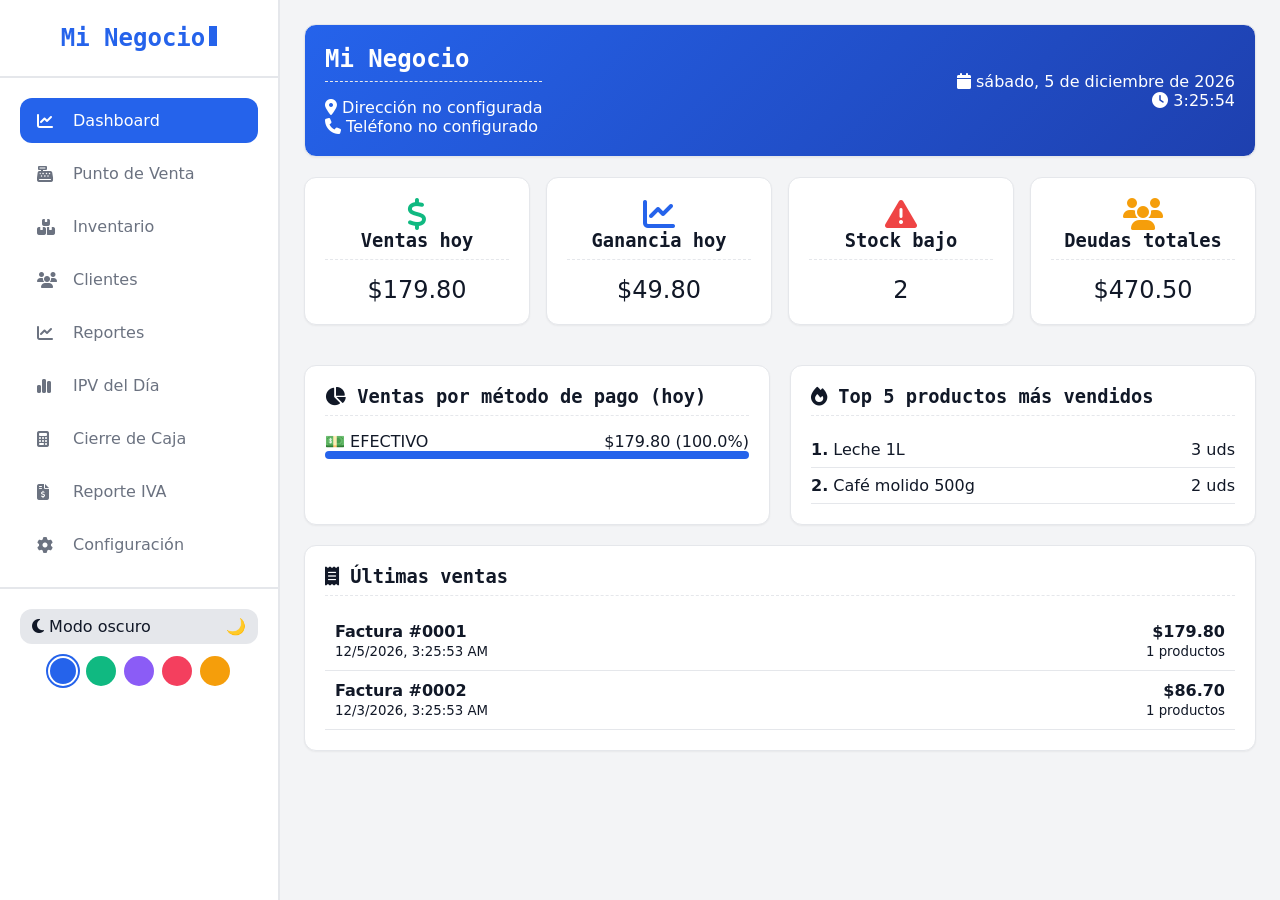
<file: index.html>
<!DOCTYPE html>
<html lang="es">
<head>
    <meta charset="UTF-8">
    <meta name="viewport" content="width=device-width, initial-scale=1.0, viewport-fit=cover">
    <title>Dashboard - POS Terminal</title>
    <link rel="stylesheet" href="style.css">
    <link rel="manifest" href="manifest.json">
    <link rel="stylesheet" href="https://cdnjs.cloudflare.com/ajax/libs/font-awesome/6.4.0/css/all.min.css">
    <meta name="apple-mobile-web-app-capable" content="yes">
<meta name="apple-mobile-web-app-status-bar-style" content="black-translucent">
<meta name="theme-color" content="#2563eb">
<link rel="manifest" href="manifest.json">
</head>
<body>
    <div class="app-layout">
        <aside class="sidebar" id="sidebar">
            <div class="sidebar-header">
                <h1 id="negocioNombre">POS_TERMINAL<span class="terminal-cursor"></span></h1>
                <small id="negocioDireccion"></small>
            </div>
            <nav class="sidebar-nav">
                <a href="index.html" class="nav-item active"><i class="fas fa-chart-line"></i><span>Dashboard</span></a>
                <a href="ventas.html" class="nav-item"><i class="fas fa-cash-register"></i><span>Punto de Venta</span></a>
                <a href="inventario.html" class="nav-item"><i class="fas fa-boxes"></i><span>Inventario</span></a>
                <a href="clientes.html" class="nav-item"><i class="fas fa-users"></i><span>Clientes</span></a>
                <a href="reportes.html" class="nav-item"><i class="fas fa-chart-line"></i><span>Reportes</span></a>
                <a href="ventas-dia.html" class="nav-item"><i class="fas fa-chart-simple"></i><span>IPV del Día</span></a>
                <a href="cierre-caja.html" class="nav-item"><i class="fas fa-calculator"></i><span>Cierre de Caja</span></a>
                <a href="reporte-iva.html" class="nav-item"><i class="fas fa-file-invoice-dollar"></i><span>Reporte IVA</span></a>
                <a href="configuracion.html" class="nav-item"><i class="fas fa-cog"></i><span>Configuración</span></a>
            </nav>
            <div class="sidebar-footer">
                <div class="theme-toggle" id="themeToggle"><span><i class="fas fa-moon"></i> Modo oscuro</span><span id="themeStatus">🌙</span></div>
                <div class="color-options">
                    <div class="color-dot" data-color="default" style="background: #2563eb;"></div>
                    <div class="color-dot" data-color="emerald" style="background: #10b981;"></div>
                    <div class="color-dot" data-color="violet" style="background: #8b5cf6;"></div>
                    <div class="color-dot" data-color="rose" style="background: #f43f5e;"></div>
                    <div class="color-dot" data-color="amber" style="background: #f59e0b;"></div>
                </div>
            </div>
        </aside>
        <div class="sidebar-overlay" id="sidebarOverlay"></div>

        <main class="main-content">
            <div class="mobile-header">
                <button class="mobile-menu-btn" id="mobileMenuBtn"><i class="fas fa-bars"></i></button>
                <h2>Dashboard</h2>
                <div></div>
            </div>

            <!-- Info del negocio -->
            <div class="terminal-card business-info">
                <div style="display: flex; justify-content: space-between; align-items: center; flex-wrap: wrap;">
                    <div>
                        <h2 id="dashboardNombre">Mi Negocio</h2>
                        <p id="dashboardDireccion"><i class="fas fa-map-marker-alt"></i> Dirección no configurada</p>
                        <p id="dashboardTelefono"><i class="fas fa-phone"></i> Teléfono no configurado</p>
                    </div>
                    <div style="text-align: right;">
                        <p><i class="fas fa-calendar"></i> <span id="fechaActual"></span></p>
                        <p><i class="fas fa-clock"></i> <span id="horaActual"></span></p>
                    </div>
                </div>
            </div>

            <!-- Stats rápidos -->
            <div class="stats-grid" style="display: grid; grid-template-columns: repeat(4, 1fr); gap: 16px; margin-bottom: 20px;">
                <div class="terminal-card" style="text-align: center;">
                    <i class="fas fa-dollar-sign" style="font-size: 2rem; color: var(--success);"></i>
                    <h3>Ventas hoy</h3>
                    <p id="ventasHoy" style="font-size: 1.5rem;">$0</p>
                </div>
                <div class="terminal-card" style="text-align: center;">
                    <i class="fas fa-chart-line" style="font-size: 2rem; color: var(--primary);"></i>
                    <h3>Ganancia hoy</h3>
                    <p id="gananciaHoy" style="font-size: 1.5rem;">$0</p>
                </div>
                <div class="terminal-card" style="text-align: center;">
                    <i class="fas fa-exclamation-triangle" style="font-size: 2rem; color: var(--danger);"></i>
                    <h3>Stock bajo</h3>
                    <p id="stockBajo" style="font-size: 1.5rem;">0</p>
                </div>
                <div class="terminal-card" style="text-align: center;">
                    <i class="fas fa-users" style="font-size: 2rem; color: var(--warning);"></i>
                    <h3>Deudas totales</h3>
                    <p id="deudasTotales" style="font-size: 1.5rem;">$0</p>
                </div>
            </div>

            <!-- Gráficos rápidos -->
            <div style="display: grid; grid-template-columns: 1fr 1fr; gap: 20px;">
                <div class="terminal-card">
                    <h3><i class="fas fa-chart-pie"></i> Ventas por método de pago (hoy)</h3>
                    <div id="metodosPagoChart"></div>
                </div>
                <div class="terminal-card">
                    <h3><i class="fas fa-fire"></i> Top 5 productos más vendidos</h3>
                    <div id="topProductos"></div>
                </div>
            </div>

            <!-- Últimas ventas -->
            <div class="terminal-card">
                <h3><i class="fas fa-receipt"></i> Últimas ventas</h3>
                <div id="ultimasVentas" style="max-height: 300px; overflow-y: auto;"></div>
            </div>
        </main>
    </div>

    <script src="app.js"></script>
    <script src="storage-manager.js"></script>
    <script>
        let productos = [];
        let ventas = [];
        let clientes = [];

        async function cargarDatos() {
            productos = await storage.getData('productos');
            ventas = await storage.getData('ventas');
            clientes = await storage.getData('clientes');
        }

        function actualizarFechaHora() {
            const ahora = new Date();
            document.getElementById('fechaActual').textContent = ahora.toLocaleDateString('es-ES', { weekday: 'long', year: 'numeric', month: 'long', day: 'numeric' });
            document.getElementById('horaActual').textContent = ahora.toLocaleTimeString('es-ES');
        }

        function cargarInfoNegocio() {
            const nombre = localStorage.getItem('business_name') || 'Mi Negocio';
            const direccion = localStorage.getItem('business_address') || '';
            const telefono = localStorage.getItem('business_phone') || '';
            
            document.getElementById('dashboardNombre').textContent = nombre;
            document.getElementById('dashboardDireccion').innerHTML = direccion ? `<i class="fas fa-map-marker-alt"></i> ${direccion}` : '<i class="fas fa-map-marker-alt"></i> Dirección no configurada';
            document.getElementById('dashboardTelefono').innerHTML = telefono ? `<i class="fas fa-phone"></i> ${telefono}` : '<i class="fas fa-phone"></i> Teléfono no configurado';
            document.getElementById('negocioNombre').innerHTML = nombre + '<span class="terminal-cursor"></span>';
            document.getElementById('negocioDireccion').textContent = direccion;
        }

        async function actualizarStats() {
            await cargarDatos();
            const hoy = new Date().toISOString().split('T')[0];
            const ventasHoy = ventas.filter(v => v.fecha.split('T')[0] === hoy);
            const totalVentasHoy = ventasHoy.reduce((sum, v) => sum + v.total, 0);
            const gananciaHoy = ventasHoy.reduce((sum, v) => sum + (v.ganancia || 0), 0);
            const stockBajoCount = productos.filter(p => p.stock <= (p.stockMinimo || 5)).length;
            const deudasTotal = clientes.reduce((sum, c) => sum + (c.deuda || 0), 0);
            
            document.getElementById('ventasHoy').textContent = `$${totalVentasHoy.toFixed(2)}`;
            document.getElementById('gananciaHoy').textContent = `$${gananciaHoy.toFixed(2)}`;
            document.getElementById('stockBajo').textContent = stockBajoCount;
            document.getElementById('deudasTotales').textContent = `$${deudasTotal.toFixed(2)}`;
        }

        function cargarMetodosPago() {
            const hoy = new Date().toISOString().split('T')[0];
            const ventasHoy = ventas.filter(v => v.fecha.split('T')[0] === hoy);
            const metodos = { efectivo: 0, tarjeta: 0, transferencia: 0, credito: 0 };
            
            ventasHoy.forEach(v => {
                if (v.metodo === 'combinado' && v.pagos) {
                    if (v.pagos.efectivo) metodos.efectivo += v.pagos.efectivo;
                    if (v.pagos.tarjeta) metodos.tarjeta += v.pagos.tarjeta;
                    if (v.pagos.transferencia) metodos.transferencia += v.pagos.transferencia;
                    if (v.pagos.credito) metodos.credito += v.pagos.credito;
                } else if (metodos[v.metodo] !== undefined) {
                    metodos[v.metodo] += v.total;
                }
            });
            
            const container = document.getElementById('metodosPagoChart');
            const total = Object.values(metodos).reduce((a,b) => a + b, 0);
            if (total === 0) {
                container.innerHTML = '<p class="empty-state">No hay ventas hoy</p>';
                return;
            }
            
            container.innerHTML = Object.entries(metodos).filter(([_, val]) => val > 0).map(([metodo, val]) => {
                const porcentaje = (val / total) * 100;
                const icono = { efectivo: '💵', tarjeta: '💳', transferencia: '📱', credito: '📝' }[metodo];
                return `
                    <div style="margin-bottom: 12px;">
                        <div style="display: flex; justify-content: space-between;">
                            <span>${icono} ${metodo.toUpperCase()}</span>
                            <span>$${val.toFixed(2)} (${porcentaje.toFixed(1)}%)</span>
                        </div>
                        <div class="progress-bar" style="height: 8px;"><div class="progress-fill" style="width: ${porcentaje}%; background: var(--primary);"></div></div>
                    </div>
                `;
            }).join('');
        }

        function cargarTopProductos() {
            const productosVendidos = {};
            ventas.forEach(venta => {
                venta.items.forEach(item => {
                    if (!productosVendidos[item.nombre]) productosVendidos[item.nombre] = 0;
                    productosVendidos[item.nombre] += item.cantidad;
                });
            });
            
            const top = Object.entries(productosVendidos).sort((a,b) => b[1] - a[1]).slice(0, 5);
            const container = document.getElementById('topProductos');
            if (top.length === 0) {
                container.innerHTML = '<p class="empty-state">No hay ventas registradas</p>';
                return;
            }
            
            container.innerHTML = top.map(([nombre, cantidad], i) => `
                <div style="display: flex; justify-content: space-between; padding: 8px 0; border-bottom: 1px solid var(--border-color);">
                    <span><strong>${i+1}.</strong> ${nombre}</span>
                    <span>${cantidad} uds</span>
                </div>
            `).join('');
        }

        function cargarUltimasVentas() {
            const ultimas = [...ventas].sort((a,b) => new Date(b.fecha) - new Date(a.fecha)).slice(0, 10);
            const container = document.getElementById('ultimasVentas');
            if (ultimas.length === 0) {
                container.innerHTML = '<p class="empty-state">No hay ventas registradas</p>';
                return;
            }
            
            container.innerHTML = ultimas.map(v => `
                <div class="cart-item-terminal" style="display: flex; justify-content: space-between; align-items: center; padding: 10px; border-bottom: 1px solid var(--border-color);">
                    <div>
                        <strong>Factura #${v.factura || v.id.slice(-4)}</strong>
                        <br><small>${new Date(v.fecha).toLocaleString()}</small>
                    </div>
                    <div style="text-align: right;">
                        <strong>$${v.total.toFixed(2)}</strong>
                        <br><small>${v.items.length} productos</small>
                    </div>
                </div>
            `).join('');
        }

        // Inicialización
        setInterval(actualizarFechaHora, 1000);
        actualizarFechaHora();
        cargarInfoNegocio();
        actualizarStats().then(() => {
            cargarMetodosPago();
            cargarTopProductos();
            cargarUltimasVentas();
        });

        // Sidebar móvil
        const sidebar = document.getElementById('sidebar');
        const overlay = document.getElementById('sidebarOverlay');
        const mobileMenuBtn = document.getElementById('mobileMenuBtn');
        mobileMenuBtn?.addEventListener('click', () => { sidebar.classList.toggle('open'); overlay.classList.toggle('open'); });
        overlay?.addEventListener('click', () => { sidebar.classList.remove('open'); overlay.classList.remove('open'); });

        // Tema oscuro
        const themeToggle = document.getElementById('themeToggle');
        const savedTheme = localStorage.getItem('theme') || 'light';
        document.documentElement.setAttribute('data-theme', savedTheme);
        themeToggle.querySelector('#themeStatus').textContent = savedTheme === 'dark' ? '☀️' : '🌙';
        themeToggle.addEventListener('click', () => {
            const current = document.documentElement.getAttribute('data-theme');
            const newTheme = current === 'dark' ? 'light' : 'dark';
            document.documentElement.setAttribute('data-theme', newTheme);
            localStorage.setItem('theme', newTheme);
            themeToggle.querySelector('#themeStatus').textContent = newTheme === 'dark' ? '☀️' : '🌙';
        });

        // Colores
        const colorDots = document.querySelectorAll('.color-dot');
        const savedColor = localStorage.getItem('colorTheme') || 'default';
        document.documentElement.setAttribute('data-color', savedColor);
        colorDots.forEach(dot => {
            dot.classList.toggle('active', dot.dataset.color === savedColor);
            dot.addEventListener('click', () => {
                const color = dot.dataset.color;
                document.documentElement.setAttribute('data-color', color);
                localStorage.setItem('colorTheme', color);
                colorDots.forEach(d => d.classList.remove('active'));
                dot.classList.add('active');
            });
        });
    </script>
    <style>
        .progress-bar { background: var(--bg-tertiary); border-radius: 10px; overflow: hidden; }
        .progress-fill { height: 100%; transition: width 0.3s; background: var(--primary); }
        .business-info { background: linear-gradient(135deg, var(--primary), var(--primary-dark)); color: white; }
        .business-info i, .business-info h2 { color: white; }
    </style>
</body>
</html>
</file>
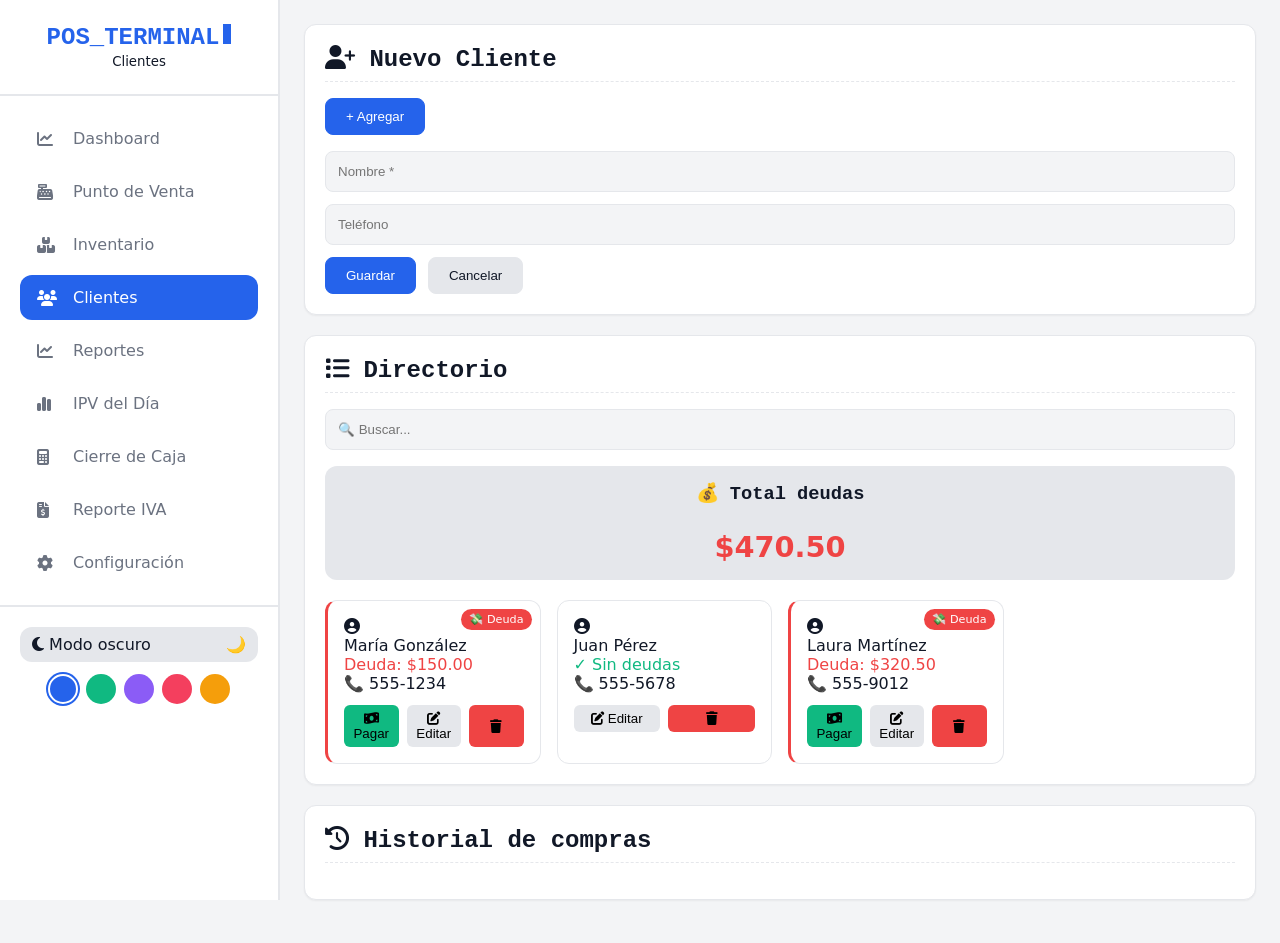
<file: clientes.html>
<!DOCTYPE html>
<html lang="es">
<head>
    <meta charset="UTF-8">
    <meta name="viewport" content="width=device-width, initial-scale=1.0">
    <title>Clientes - POS Terminal</title>
    <link rel="stylesheet" href="style.css">
    <link rel="manifest" href="manifest.json">
    <link rel="stylesheet" href="https://cdnjs.cloudflare.com/ajax/libs/font-awesome/6.4.0/css/all.min.css">
    <meta name="apple-mobile-web-app-capable" content="yes">
<meta name="apple-mobile-web-app-status-bar-style" content="black-translucent">
<meta name="theme-color" content="#2563eb">
<link rel="manifest" href="manifest.json">
</head>
<body>
    <div class="app-layout">
        <aside class="sidebar" id="sidebar">
            <div class="sidebar-header"><h1>POS_TERMINAL<span class="terminal-cursor"></span></h1><small>Clientes</small></div>
            <nav class="sidebar-nav">
                <a href="index.html" class="nav-item"><i class="fas fa-chart-line"></i><span>Dashboard</span></a>
                <a href="ventas.html" class="nav-item"><i class="fas fa-cash-register"></i><span>Punto de Venta</span></a>
                <a href="inventario.html" class="nav-item"><i class="fas fa-boxes"></i><span>Inventario</span></a>
                <a href="clientes.html" class="nav-item active"><i class="fas fa-users"></i><span>Clientes</span></a>
                <a href="reportes.html" class="nav-item"><i class="fas fa-chart-line"></i><span>Reportes</span></a>
                <a href="ventas-dia.html" class="nav-item"><i class="fas fa-chart-simple"></i><span>IPV del Día</span></a>
                <a href="cierre-caja.html" class="nav-item"><i class="fas fa-calculator"></i><span>Cierre de Caja</span></a>
                <a href="reporte-iva.html" class="nav-item"><i class="fas fa-file-invoice-dollar"></i><span>Reporte IVA</span></a>
                <a href="configuracion.html" class="nav-item"><i class="fas fa-cog"></i><span>Configuración</span></a>
            </nav>
            <div class="sidebar-footer">
                <div class="theme-toggle" id="themeToggle"><span><i class="fas fa-moon"></i> Modo oscuro</span><span id="themeStatus">🌙</span></div>
                <div class="color-options"><div class="color-dot" data-color="default" style="background:#2563eb"></div><div class="color-dot" data-color="emerald" style="background:#10b981"></div><div class="color-dot" data-color="violet" style="background:#8b5cf6"></div><div class="color-dot" data-color="rose" style="background:#f43f5e"></div><div class="color-dot" data-color="amber" style="background:#f59e0b"></div></div>
            </div>
        </aside>
        <div class="sidebar-overlay" id="sidebarOverlay"></div>

        <main class="main-content">
            <div class="mobile-header"><button class="mobile-menu-btn" id="mobileMenuBtn"><i class="fas fa-bars"></i></button><h2><i class="fas fa-users"></i> Clientes</h2><div></div></div>

            <div class="terminal-card">
                <h2><i class="fas fa-user-plus"></i> Nuevo Cliente</h2>
                <button id="btnAgregarCliente" class="btn-terminal btn-terminal-primary">+ Agregar</button>
                <div id="formCliente" class="hidden" style="margin-top:16px;">
                    <input type="text" id="cliNombre" class="terminal-input" placeholder="Nombre *" style="margin-bottom:12px;">
                    <input type="text" id="cliTelefono" class="terminal-input" placeholder="Teléfono" style="margin-bottom:12px;">
                    <div style="display:flex; gap:12px;"><button id="btnGuardarCliente" class="btn-terminal btn-terminal-primary">Guardar</button><button id="btnCancelarCliente" class="btn-terminal">Cancelar</button></div>
                </div>
            </div>

            <div class="terminal-card">
                <h2><i class="fas fa-list"></i> Directorio</h2>
                <input type="text" id="buscarCliente" class="terminal-input" placeholder="🔍 Buscar...">
                <div class="deuda-total" style="background:var(--bg-tertiary); padding:16px; border-radius:12px; margin:16px 0; text-align:center;"><h3>💰 Total deudas</h3><p id="totalDeudas" style="font-size:1.8rem; font-weight:bold; color:var(--danger);">$0</p></div>
                <div id="listaClientes" class="products-grid"></div>
            </div>

            <div class="terminal-card">
                <h2><i class="fas fa-history"></i> Historial de compras</h2>
                <div id="historialCompras" style="max-height:300px; overflow-y:auto;"></div>
            </div>
        </main>
    </div>

    <script src="app.js"></script>
    <script src="storage-manager.js"></script>
    <script>
        let clientes = [];
        let ventas = [];

        async function cargarClientes() {
            clientes = await storage.getData('clientes');
            ventas = await storage.getData('ventas');
            const busqueda = document.getElementById('buscarCliente').value.toLowerCase();
            const filtrados = clientes.filter(c => c.nombre.toLowerCase().includes(busqueda) || (c.telefono && c.telefono.includes(busqueda)));
            const totalDeudas = clientes.reduce((s,c)=>s+(c.deuda||0),0);
            document.getElementById('totalDeudas').textContent = `$${totalDeudas.toFixed(2)}`;
            const lista = document.getElementById('listaClientes');
            if(!filtrados.length){ lista.innerHTML='<div class="empty-state">👤 No hay clientes</div>'; return; }
            lista.innerHTML = filtrados.map(c => `<div class="product-card-grid ${c.deuda>0?'stock-low':''}">
                ${c.deuda>0?'<div class="stock-badge">💸 Deuda</div>':''}
                <div class="product-icon"><i class="fas fa-user-circle"></i></div>
                <div class="product-name">${c.nombre}</div>
                <div class="product-price" style="color:${c.deuda>0?'var(--danger)':'var(--success)'};">${c.deuda>0?`Deuda: $${c.deuda.toFixed(2)}`:'✓ Sin deudas'}</div>
                <div class="product-stock">📞 ${c.telefono||'Sin teléfono'}</div>
                <div style="display:flex; gap:8px; margin-top:12px;">
                    ${c.deuda>0?`<button class="btn-pagar" data-id="${c.id}" style="flex:1; background:var(--success); border:none; padding:6px; border-radius:6px;"><i class="fas fa-money-bill-wave"></i> Pagar</button>`:''}
                    <button class="btn-edit-client" data-id="${c.id}" style="flex:1; background:var(--bg-tertiary); border:none; padding:6px; border-radius:6px;"><i class="fas fa-edit"></i> Editar</button>
                    <button class="btn-delete-client" data-id="${c.id}" style="flex:1; background:var(--danger); border:none; padding:6px; border-radius:6px;"><i class="fas fa-trash"></i></button>
                </div>
            </div>`).join('');
            document.querySelectorAll('.btn-pagar').forEach(btn=>btn.addEventListener('click',()=>pagarDeuda(btn.dataset.id)));
            document.querySelectorAll('.btn-edit-client').forEach(btn=>btn.addEventListener('click',()=>editarCliente(btn.dataset.id)));
            document.querySelectorAll('.btn-delete-client').forEach(btn=>btn.addEventListener('click',()=>eliminarCliente(btn.dataset.id)));
        }

        async function pagarDeuda(id){
            const monto = prompt('💰 ¿Monto a pagar?');
            if(monto && !isNaN(parseFloat(monto))){
                let clientesList = await storage.getData('clientes');
                const idx = clientesList.findIndex(c=>c.id===id);
                if(idx!==-1){
                    const pago = parseFloat(monto);
                    const nuevaDeuda = (clientesList[idx].deuda||0) - pago;
                    clientesList[idx].deuda = nuevaDeuda < 0 ? 0 : nuevaDeuda;
                    let pagos = await storage.getData('pagos')||[];
                    pagos.push({id:Date.now().toString(),clienteId:id,clienteNombre:clientesList[idx].nombre,monto:pago,fecha:new Date().toISOString()});
                    await storage.saveData('clientes',clientesList);
                    await storage.saveData('pagos',pagos);
                    alert(`✅ Pago registrado. Deuda restante: $${clientesList[idx].deuda.toFixed(2)}`);
                    cargarClientes();
                }
            }
        }

        function editarCliente(id){
            const c = clientes.find(c=>c.id===id);
            if(c){
                document.getElementById('cliNombre').value=c.nombre;
                document.getElementById('cliTelefono').value=c.telefono||'';
                document.getElementById('formCliente').classList.remove('hidden');
                document.getElementById('btnAgregarCliente').style.display='none';
                window.editandoClienteId=id;
            }
        }

        async function eliminarCliente(id){
            if(confirm('¿Eliminar cliente?')){
                let clientesList = await storage.getData('clientes');
                clientesList = clientesList.filter(c=>c.id!==id);
                await storage.saveData('clientes',clientesList);
                cargarClientes();
            }
        }

        document.getElementById('btnAgregarCliente').addEventListener('click',()=>{
            window.editandoClienteId=null;
            document.getElementById('cliNombre').value='';
            document.getElementById('cliTelefono').value='';
            document.getElementById('formCliente').classList.remove('hidden');
            document.getElementById('btnAgregarCliente').style.display='none';
        });

        document.getElementById('btnGuardarCliente').addEventListener('click',async()=>{
            const nombre = document.getElementById('cliNombre').value.trim();
            const telefono = document.getElementById('cliTelefono').value.trim();
            if(!nombre){ alert('Nombre requerido'); return; }
            let clientesList = await storage.getData('clientes');
            if(window.editandoClienteId){
                const idx = clientesList.findIndex(c=>c.id===window.editandoClienteId);
                if(idx!==-1) clientesList[idx] = {...clientesList[idx], nombre, telefono};
            } else {
                clientesList.push({id:Date.now().toString(), nombre, telefono, deuda:0, fechaRegistro:new Date().toISOString()});
            }
            await storage.saveData('clientes',clientesList);
            document.getElementById('formCliente').classList.add('hidden');
            document.getElementById('btnAgregarCliente').style.display='block';
            cargarClientes();
        });

        document.getElementById('btnCancelarCliente').addEventListener('click',()=>{
            document.getElementById('formCliente').classList.add('hidden');
            document.getElementById('btnAgregarCliente').style.display='block';
        });

        document.getElementById('buscarCliente').addEventListener('input',cargarClientes);

        // Historial de compras
        async function cargarHistorialCompras(){
            const clienteSeleccionado = document.querySelector('.btn-edit-client:focus')?.dataset.id || clientes[0]?.id;
            if(clienteSeleccionado){
                const comprasCliente = ventas.filter(v=>v.clienteId===clienteSeleccionado);
                const container = document.getElementById('historialCompras');
                if(!comprasCliente.length){ container.innerHTML='<div class="empty-state">No hay compras de este cliente</div>'; return; }
                container.innerHTML = comprasCliente.map(v=>`<div class="cart-item-terminal" style="margin-bottom:8px;"><div style="display:flex; justify-content:space-between;"><strong>Factura #${v.factura}</strong><strong>$${v.total.toFixed(2)}</strong></div><div>${new Date(v.fecha).toLocaleString()}</div><div>${v.items.map(i=>`${i.nombre} x${i.cantidad}`).join(', ')}</div></div>`).join('');
            }
        }

        cargarClientes();
        cargarHistorialCompras();

        // Sidebar, tema, colores (igual)
        const sidebar=document.getElementById('sidebar'), overlay=document.getElementById('sidebarOverlay'), mobileBtn=document.getElementById('mobileMenuBtn');
        mobileBtn?.addEventListener('click',()=>{ sidebar.classList.toggle('open'); overlay.classList.toggle('open'); });
        overlay?.addEventListener('click',()=>{ sidebar.classList.remove('open'); overlay.classList.remove('open'); });
        const themeToggle=document.getElementById('themeToggle'), savedTheme=localStorage.getItem('theme')||'light';
        document.documentElement.setAttribute('data-theme',savedTheme);
        themeToggle.querySelector('#themeStatus').textContent=savedTheme==='dark'?'☀️':'🌙';
        themeToggle.addEventListener('click',()=>{ const curr=document.documentElement.getAttribute('data-theme'); const nue=curr==='dark'?'light':'dark'; document.documentElement.setAttribute('data-theme',nue); localStorage.setItem('theme',nue); themeToggle.querySelector('#themeStatus').textContent=nue==='dark'?'☀️':'🌙'; });
        const colorDots=document.querySelectorAll('.color-dot'), savedColor=localStorage.getItem('colorTheme')||'default';
        document.documentElement.setAttribute('data-color',savedColor);
        colorDots.forEach(dot=>{ dot.classList.toggle('active',dot.dataset.color===savedColor); dot.addEventListener('click',()=>{ const col=dot.dataset.color; document.documentElement.setAttribute('data-color',col); localStorage.setItem('colorTheme',col); colorDots.forEach(d=>d.classList.remove('active')); dot.classList.add('active'); }); });
    </script>
</body>
</html>
</file>
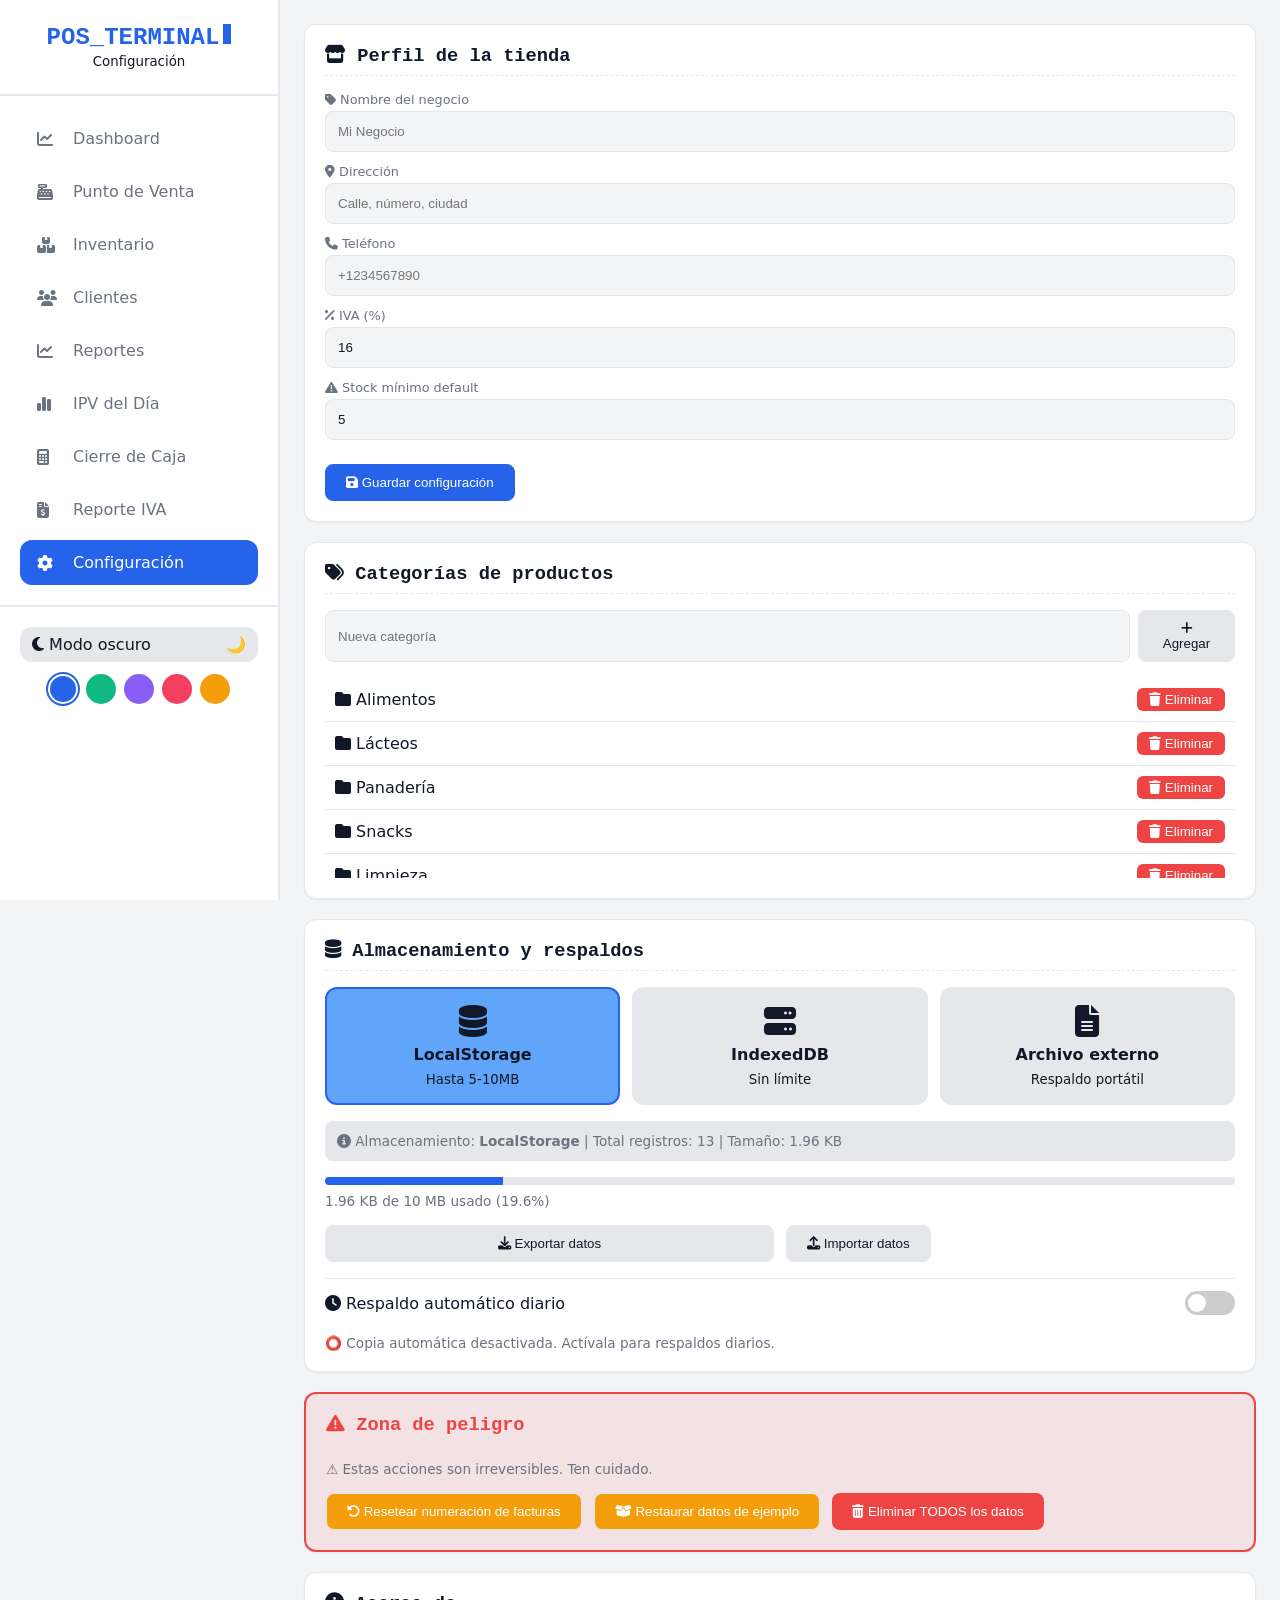
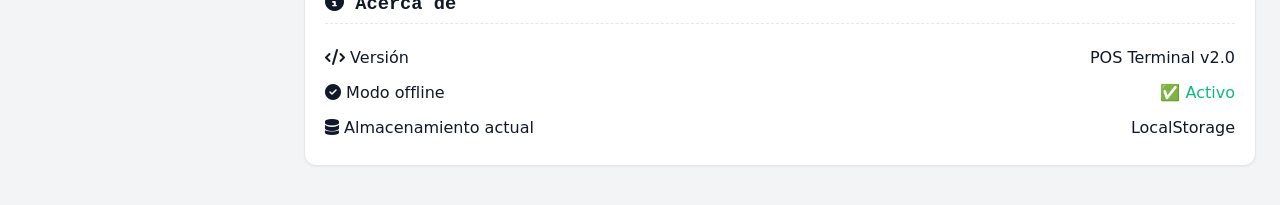
<file: configuracion.html>
<!DOCTYPE html>
<html lang="es">
<head>
    <meta charset="UTF-8">
    <meta name="viewport" content="width=device-width, initial-scale=1.0, viewport-fit=cover">
    <title>Configuración - POS Terminal</title>
    <link rel="stylesheet" href="style.css">
    <link rel="manifest" href="manifest.json">
    <link rel="stylesheet" href="https://cdnjs.cloudflare.com/ajax/libs/font-awesome/6.4.0/css/all.min.css">
    <style>
        .switch {
            position: relative;
            display: inline-block;
            width: 50px;
            height: 24px;
        }
        .switch input {
            opacity: 0;
            width: 0;
            height: 0;
        }
        .slider {
            position: absolute;
            cursor: pointer;
            top: 0;
            left: 0;
            right: 0;
            bottom: 0;
            background-color: #ccc;
            transition: 0.4s;
            border-radius: 24px;
        }
        .slider:before {
            position: absolute;
            content: "";
            height: 18px;
            width: 18px;
            left: 3px;
            bottom: 3px;
            background-color: white;
            transition: 0.4s;
            border-radius: 50%;
        }
        input:checked + .slider {
            background-color: var(--primary);
        }
        input:checked + .slider:before {
            transform: translateX(26px);
        }
        .danger-zone {
            border: 2px solid var(--danger);
            background: rgba(239, 68, 68, 0.1);
        }
        .storage-option {
            display: flex;
            flex-direction: column;
            align-items: center;
            gap: 8px;
            padding: 16px;
            background: var(--bg-tertiary);
            border-radius: 12px;
            cursor: pointer;
            transition: all 0.2s;
            border: 2px solid transparent;
        }
        .storage-option.active {
            border-color: var(--primary);
            background: var(--primary-light);
        }
        .storage-option i {
            font-size: 2rem;
        }
        .storage-options-grid {
            display: grid;
            grid-template-columns: repeat(3, 1fr);
            gap: 12px;
            margin: 16px 0;
        }
        .info-text {
            font-size: 0.85rem;
            color: var(--text-secondary);
            margin-top: 8px;
        }
        .progress-bar {
            background: var(--bg-tertiary);
            border-radius: 10px;
            height: 8px;
            overflow: hidden;
            margin-top: 8px;
        }
        .progress-fill {
            background: var(--primary);
            height: 100%;
            width: 0%;
            transition: width 0.3s;
        }
        .form-field-label {
            font-size: 0.8rem;
            color: var(--text-secondary);
            margin-bottom: 4px;
            display: block;
        }
        .btn-terminal-danger {
            background: var(--danger);
            color: white;
            border: none;
        }
        .btn-terminal-danger:hover {
            background: var(--danger-dark);
        }
        .categoria-item {
            display: flex;
            justify-content: space-between;
            align-items: center;
            padding: 10px;
            border-bottom: 1px solid var(--border-color);
        }
        .categoria-item:last-child {
            border-bottom: none;
        }
        .modal-confirmacion {
            position: fixed;
            top: 0;
            left: 0;
            right: 0;
            bottom: 0;
            background: rgba(0,0,0,0.8);
            display: flex;
            justify-content: center;
            align-items: center;
            z-index: 2000;
        }
        .modal-confirmacion-content {
            background: var(--bg-card);
            border-radius: 20px;
            max-width: 400px;
            width: 90%;
            padding: 24px;
            text-align: center;
        }
        .modal-confirmacion-buttons {
            display: flex;
            gap: 12px;
            margin-top: 20px;
            justify-content: center;
        }
        .hidden {
            display: none;
        }
    </style>
</head>
<body>
    <div class="app-layout">
        <aside class="sidebar" id="sidebar">
            <div class="sidebar-header">
                <h1>POS_TERMINAL<span class="terminal-cursor"></span></h1>
                <small>Configuración</small>
            </div>
            <nav class="sidebar-nav">
                <a href="index.html" class="nav-item"><i class="fas fa-chart-line"></i><span>Dashboard</span></a>
                <a href="ventas.html" class="nav-item"><i class="fas fa-cash-register"></i><span>Punto de Venta</span></a>
                <a href="inventario.html" class="nav-item"><i class="fas fa-boxes"></i><span>Inventario</span></a>
                <a href="clientes.html" class="nav-item"><i class="fas fa-users"></i><span>Clientes</span></a>
                <a href="reportes.html" class="nav-item"><i class="fas fa-chart-line"></i><span>Reportes</span></a>
                <a href="ventas-dia.html" class="nav-item"><i class="fas fa-chart-simple"></i><span>IPV del Día</span></a>
                <a href="cierre-caja.html" class="nav-item"><i class="fas fa-calculator"></i><span>Cierre de Caja</span></a>
                <a href="reporte-iva.html" class="nav-item"><i class="fas fa-file-invoice-dollar"></i><span>Reporte IVA</span></a>
                <a href="configuracion.html" class="nav-item active"><i class="fas fa-cog"></i><span>Configuración</span></a>
            </nav>
            <div class="sidebar-footer">
                <div class="theme-toggle" id="themeToggle">
                    <span><i class="fas fa-moon"></i> Modo oscuro</span>
                    <span id="themeStatus">🌙</span>
                </div>
                <div class="color-options">
                    <div class="color-dot" data-color="default" style="background: #2563eb;"></div>
                    <div class="color-dot" data-color="emerald" style="background: #10b981;"></div>
                    <div class="color-dot" data-color="violet" style="background: #8b5cf6;"></div>
                    <div class="color-dot" data-color="rose" style="background: #f43f5e;"></div>
                    <div class="color-dot" data-color="amber" style="background: #f59e0b;"></div>
                </div>
            </div>
        </aside>
        <div class="sidebar-overlay" id="sidebarOverlay"></div>

        <main class="main-content">
            <div class="mobile-header">
                <button class="mobile-menu-btn" id="mobileMenuBtn"><i class="fas fa-bars"></i></button>
                <h2><i class="fas fa-cog"></i> Configuración</h2>
                <div></div>
            </div>

            <!-- SECCIÓN 1: PERFIL DE LA TIENDA -->
            <div class="terminal-card">
                <h3><i class="fas fa-store"></i> Perfil de la tienda</h3>
                <div class="form-row" style="margin-bottom: 12px;">
                    <label class="form-field-label"><i class="fas fa-tag"></i> Nombre del negocio</label>
                    <input type="text" id="businessName" class="terminal-input" placeholder="Mi Negocio">
                </div>
                <div class="form-row" style="margin-bottom: 12px;">
                    <label class="form-field-label"><i class="fas fa-map-marker-alt"></i> Dirección</label>
                    <input type="text" id="businessAddress" class="terminal-input" placeholder="Calle, número, ciudad">
                </div>
                <div class="form-row" style="margin-bottom: 12px;">
                    <label class="form-field-label"><i class="fas fa-phone"></i> Teléfono</label>
                    <input type="text" id="businessPhone" class="terminal-input" placeholder="+1234567890">
                </div>
                <div class="form-row" style="margin-bottom: 12px;">
                    <label class="form-field-label"><i class="fas fa-percent"></i> IVA (%)</label>
                    <input type="number" id="ivaRate" class="terminal-input" step="0.1" value="16">
                </div>
                <div class="form-row" style="margin-bottom: 12px;">
                    <label class="form-field-label"><i class="fas fa-exclamation-triangle"></i> Stock mínimo default</label>
                    <input type="number" id="defaultStockMinimo" class="terminal-input" value="5">
                </div>
                <button id="btnGuardarPerfil" class="btn-terminal btn-terminal-primary" style="margin-top: 12px;">
                    <i class="fas fa-save"></i> Guardar configuración
                </button>
            </div>

            <!-- SECCIÓN 2: CATEGORÍAS -->
            <div class="terminal-card">
                <h3><i class="fas fa-tags"></i> Categorías de productos</h3>
                <div style="display: flex; gap: 8px; margin-bottom: 16px;">
                    <input type="text" id="nuevaCategoria" class="terminal-input" placeholder="Nueva categoría">
                    <button id="btnAgregarCategoria" class="btn-terminal"><i class="fas fa-plus"></i> Agregar</button>
                </div>
                <div id="listaCategorias" style="max-height: 200px; overflow-y: auto;">
                    <!-- Categorías cargadas dinámicamente -->
                </div>
            </div>

            <!-- SECCIÓN 3: ALMACENAMIENTO Y RESPALDOS -->
            <div class="terminal-card">
                <h3><i class="fas fa-database"></i> Almacenamiento y respaldos</h3>
                
                <div class="storage-options-grid">
                    <div class="storage-option" data-type="localStorage">
                        <i class="fas fa-database"></i>
                        <strong>LocalStorage</strong>
                        <small>Hasta 5-10MB</small>
                    </div>
                    <div class="storage-option" data-type="indexedDB">
                        <i class="fas fa-server"></i>
                        <strong>IndexedDB</strong>
                        <small>Sin límite</small>
                    </div>
                    <div class="storage-option" data-type="file">
                        <i class="fas fa-file-alt"></i>
                        <strong>Archivo externo</strong>
                        <small>Respaldo portátil</small>
                    </div>
                </div>
                
                <div id="storageStatus" class="info-text" style="padding: 12px; background: var(--bg-tertiary); border-radius: 8px; margin-bottom: 16px;">
                    <i class="fas fa-info-circle"></i> Cargando estado...
                </div>
                
                <div class="progress-bar" style="margin-bottom: 8px;">
                    <div class="progress-fill" id="storageProgress" style="width: 0%;"></div>
                </div>
                <div id="storageUsage" class="info-text" style="margin-bottom: 16px;"></div>
                
                <div style="display: grid; grid-template-columns: 1fr 1fr; gap: 12px; margin-bottom: 16px;">
                    <button id="btnExportar" class="btn-terminal"><i class="fas fa-download"></i> Exportar datos</button>
                    <div style="display: flex; gap: 8px;">
                        <input type="file" id="fileImport" accept=".json" style="display: none;">
                        <button id="btnImportar" class="btn-terminal"><i class="fas fa-upload"></i> Importar datos</button>
                    </div>
                </div>
                
                <div class="config-row" style="display: flex; justify-content: space-between; align-items: center; padding: 12px 0; border-top: 1px solid var(--border-color);">
                    <span><i class="fas fa-clock"></i> Respaldo automático diario</span>
                    <label class="switch">
                        <input type="checkbox" id="autoBackupToggle">
                        <span class="slider"></span>
                    </label>
                </div>
                <div id="autoBackupStatus" class="info-text"></div>
            </div>

            <!-- SECCIÓN 4: ZONA DE PELIGRO -->
            <div class="terminal-card danger-zone">
                <h3 style="color: var(--danger);"><i class="fas fa-exclamation-triangle"></i> Zona de peligro</h3>
                <p class="info-text">⚠️ Estas acciones son irreversibles. Ten cuidado.</p>
                
                <div style="display: flex; gap: 12px; margin-top: 16px; flex-wrap: wrap;">
                    <button id="btnResetContadores" class="btn-terminal" style="background: var(--warning); color: white;">
                        <i class="fas fa-undo-alt"></i> Resetear numeración de facturas
                    </button>
                    <button id="btnRestaurarEjemplos" class="btn-terminal" style="background: var(--warning); color: white;">
                        <i class="fas fa-box-open"></i> Restaurar datos de ejemplo
                    </button>
                    <button id="btnLimpiarTodo" class="btn-terminal btn-terminal-danger" style="background: var(--danger); color: white;">
                        <i class="fas fa-trash-alt"></i> Eliminar TODOS los datos
                    </button>
                </div>
            </div>

            <!-- SECCIÓN 5: ACERCA DE -->
            <div class="terminal-card">
                <h3><i class="fas fa-info-circle"></i> Acerca de</h3>
                <div class="config-row" style="display: flex; justify-content: space-between; padding: 8px 0;">
                    <span><i class="fas fa-code"></i> Versión</span>
                    <span>POS Terminal v2.0</span>
                </div>
                <div class="config-row" style="display: flex; justify-content: space-between; padding: 8px 0;">
                    <span><i class="fas fa-check-circle"></i> Modo offline</span>
                    <span style="color: var(--success);">✅ Activo</span>
                </div>
                <div class="config-row" style="display: flex; justify-content: space-between; padding: 8px 0;">
                    <span><i class="fas fa-database"></i> Almacenamiento actual</span>
                    <span id="currentStorageType">-</span>
                </div>
            </div>
        </main>
    </div>

    <!-- Modal de confirmación personalizado -->
    <div id="modalConfirmacion" class="modal-confirmacion hidden">
        <div class="modal-confirmacion-content">
            <i class="fas fa-exclamation-triangle" style="font-size: 3rem; color: var(--danger); margin-bottom: 16px;"></i>
            <h3 id="modalTitulo">Confirmar acción</h3>
            <p id="modalMensaje">¿Estás seguro de realizar esta acción?</p>
            <div class="modal-confirmacion-buttons">
                <button id="modalBtnConfirmar" class="btn-terminal btn-terminal-danger">Confirmar</button>
                <button id="modalBtnCancelar" class="btn-terminal">Cancelar</button>
            </div>
        </div>
    </div>

    <script src="app.js"></script>
    <script src="storage-manager.js"></script>
    <script>
        // ==================== VARIABLES GLOBALES ====================
        let pendingAction = null;

        // ==================== PERFIL DE LA TIENDA ====================
        function cargarPerfil() {
            document.getElementById('businessName').value = localStorage.getItem('business_name') || '';
            document.getElementById('businessAddress').value = localStorage.getItem('business_address') || '';
            document.getElementById('businessPhone').value = localStorage.getItem('business_phone') || '';
            document.getElementById('ivaRate').value = localStorage.getItem('iva_rate') || '16';
            document.getElementById('defaultStockMinimo').value = localStorage.getItem('default_stock_minimo') || '5';
        }

        document.getElementById('btnGuardarPerfil').addEventListener('click', () => {
            localStorage.setItem('business_name', document.getElementById('businessName').value);
            localStorage.setItem('business_address', document.getElementById('businessAddress').value);
            localStorage.setItem('business_phone', document.getElementById('businessPhone').value);
            localStorage.setItem('iva_rate', document.getElementById('ivaRate').value);
            localStorage.setItem('default_stock_minimo', document.getElementById('defaultStockMinimo').value);
            alert('✅ Configuración guardada correctamente');
        });

        // ==================== CATEGORÍAS ====================
        async function cargarCategorias() {
            const productos = await storage.getData('productos');
            const categorias = [...new Set(productos.map(p => p.categoria).filter(c => c && c.trim() !== ''))];
            const div = document.getElementById('listaCategorias');
            if (categorias.length === 0) {
                div.innerHTML = '<div class="empty-state">No hay categorías creadas</div>';
                return;
            }
            div.innerHTML = categorias.map(c => `
                <div class="categoria-item">
                    <span><i class="fas fa-folder"></i> ${c}</span>
                    <button class="btn-eliminar-cat" data-cat="${c}" style="background: var(--danger); color: white; border: none; padding: 4px 12px; border-radius: 6px; cursor: pointer;">
                        <i class="fas fa-trash"></i> Eliminar
                    </button>
                </div>
            `).join('');
            
            document.querySelectorAll('.btn-eliminar-cat').forEach(btn => {
                btn.addEventListener('click', async () => {
                    const categoria = btn.dataset.cat;
                    if (confirm(`¿Eliminar la categoría "${categoria}"? Los productos quedarán sin categoría.`)) {
                        let productos = await storage.getData('productos');
                        productos = productos.map(p => {
                            if (p.categoria === categoria) p.categoria = '';
                            return p;
                        });
                        await storage.saveData('productos', productos);
                        cargarCategorias();
                        alert(`✅ Categoría "${categoria}" eliminada`);
                    }
                });
            });
        }

        document.getElementById('btnAgregarCategoria').addEventListener('click', async () => {
            const nueva = document.getElementById('nuevaCategoria').value.trim();
            if (!nueva) { alert('Ingresa un nombre de categoría'); return; }
            alert(`✅ Categoría "${nueva}" agregada. Puedes usarla al editar productos.`);
            document.getElementById('nuevaCategoria').value = '';
        });

        // ==================== ALMACENAMIENTO ====================
        async function actualizarEstadoAlmacenamiento() {
            const tipoActual = localStorage.getItem('storage_type') || 'localStorage';
            document.getElementById('currentStorageType').textContent = tipoActual === 'localStorage' ? 'LocalStorage' : 'IndexedDB';
            
            document.querySelectorAll('.storage-option').forEach(opt => {
                if (opt.dataset.type === tipoActual) opt.classList.add('active');
                else opt.classList.remove('active');
            });
            
            try {
                const stats = await storage.getStorageStats();
                const statusDiv = document.getElementById('storageStatus');
                statusDiv.innerHTML = `<i class="fas fa-info-circle"></i> Almacenamiento: <strong>${stats.type === 'localStorage' ? 'LocalStorage' : 'IndexedDB'}</strong> | Total registros: ${stats.totalItems} | Tamaño: ${stats.totalSize}`;
                
                const sizeInMB = parseFloat(stats.totalSize);
                const maxSize = stats.type === 'localStorage' ? 10 : 100;
                const percent = Math.min((sizeInMB / maxSize) * 100, 100);
                document.getElementById('storageProgress').style.width = percent + '%';
                document.getElementById('storageUsage').innerHTML = `${stats.totalSize} de ${maxSize} MB usado (${percent.toFixed(1)}%)`;
            } catch (error) {
                console.error('Error:', error);
            }
        }

        async function cambiarAlmacenamiento(tipo) {
            if (tipo === 'file') {
                alert('📁 Para almacenamiento externo, usa Exportar/Importar manualmente');
                return;
            }
            if (confirm(`⚠️ ¿Cambiar almacenamiento a ${tipo === 'localStorage' ? 'LocalStorage' : 'IndexedDB'}? Los datos se migrarán automáticamente.`)) {
                mostrarLoading(true);
                try {
                    await storage.setStorageType(tipo);
                    await actualizarEstadoAlmacenamiento();
                    alert(`✅ Almacenamiento cambiado a ${tipo === 'localStorage' ? 'LocalStorage' : 'IndexedDB'}`);
                } catch (error) {
                    alert('❌ Error al cambiar almacenamiento: ' + error);
                } finally {
                    mostrarLoading(false);
                }
            }
        }

        document.querySelectorAll('.storage-option').forEach(opt => {
            opt.addEventListener('click', () => cambiarAlmacenamiento(opt.dataset.type));
        });

        // ==================== EXPORTAR/IMPORTAR ====================
        async function exportarDatos() {
            mostrarLoading(true);
            try {
                await storage.exportData();
                alert('✅ Datos exportados correctamente');
            } catch (error) {
                alert('❌ Error al exportar: ' + error);
            } finally {
                mostrarLoading(false);
            }
        }

        async function importarDatos(file) {
            if (!file) return;
            mostrarLoading(true);
            try {
                await storage.importData(file);
                alert('✅ Datos importados correctamente. La página se recargará.');
                setTimeout(() => location.reload(), 2000);
            } catch (error) {
                alert('❌ Error al importar: ' + error);
            } finally {
                mostrarLoading(false);
            }
        }

        document.getElementById('btnExportar').addEventListener('click', exportarDatos);
        document.getElementById('btnImportar').addEventListener('click', () => {
            document.getElementById('fileImport').click();
        });
        document.getElementById('fileImport').addEventListener('change', (e) => {
            if (e.target.files.length > 0) importarDatos(e.target.files[0]);
        });

        // ==================== COPIA AUTOMÁTICA ====================
        function configurarAutoBackup() {
            const toggle = document.getElementById('autoBackupToggle');
            const autoBackupEnabled = localStorage.getItem('auto_backup') === 'true';
            toggle.checked = autoBackupEnabled;
            
            const statusSpan = document.getElementById('autoBackupStatus');
            if (autoBackupEnabled) {
                const lastBackup = localStorage.getItem('last_auto_backup');
                if (lastBackup) {
                    statusSpan.innerHTML = `✅ Copia automática activa. Último respaldo: ${new Date(lastBackup).toLocaleString()}`;
                } else {
                    statusSpan.innerHTML = `✅ Copia automática activa. Se hará un respaldo cada 24 horas.`;
                }
            } else {
                statusSpan.innerHTML = `⭕ Copia automática desactivada. Actívala para respaldos diarios.`;
            }
            
            toggle.addEventListener('change', async (e) => {
                if (e.target.checked) {
                    localStorage.setItem('auto_backup', 'true');
                    await storage.exportData();
                    localStorage.setItem('last_auto_backup', new Date().toISOString());
                    statusSpan.innerHTML = `✅ Copia automática activa. Respaldo creado ahora.`;
                    alert('✅ Copia automática activada. Se guardará un respaldo cada 24 horas.');
                } else {
                    localStorage.setItem('auto_backup', 'false');
                    statusSpan.innerHTML = `⭕ Copia automática desactivada.`;
                }
            });
        }

        // ==================== FUNCIONES DE LIMPIEZA - CORREGIDAS ====================
        function mostrarModal(titulo, mensaje, accion) {
            pendingAction = accion;
            document.getElementById('modalTitulo').textContent = titulo;
            document.getElementById('modalMensaje').innerHTML = mensaje;
            document.getElementById('modalConfirmacion').classList.remove('hidden');
        }

        function ocultarModal() {
            document.getElementById('modalConfirmacion').classList.add('hidden');
            pendingAction = null;
        }

        document.getElementById('modalBtnConfirmar').addEventListener('click', async () => {
            if (pendingAction) {
                await pendingAction();
                ocultarModal();
            }
        });
        
        document.getElementById('modalBtnCancelar').addEventListener('click', () => {
            ocultarModal();
        });

        async function resetearContadores() {
            localStorage.setItem('ultimo_numero_factura', '0');
            alert('✅ Numeración de facturas reseteadas. La próxima factura será #0001');
        }

        async function restaurarDatosEjemplo() {
            // Datos de ejemplo
            const productosEjemplo = [
                { id: '1', codigo: '7501000012345', nombre: 'Café molido 500g', precio: 89.90, costo: 65.00, stock: 25, stockMinimo: 10, categoria: 'Alimentos' },
                { id: '2', codigo: '7502000023456', nombre: 'Azúcar 1kg', precio: 35.50, costo: 28.00, stock: 40, stockMinimo: 15, categoria: 'Alimentos' },
                { id: '3', codigo: '7503000034567', nombre: 'Leche 1L', precio: 28.90, costo: 22.00, stock: 8, stockMinimo: 10, categoria: 'Lácteos' },
                { id: '4', codigo: '7504000045678', nombre: 'Pan molde', precio: 45.00, costo: 32.00, stock: 3, stockMinimo: 5, categoria: 'Panadería' },
                { id: '5', codigo: '7505000056789', nombre: 'Galletas', precio: 22.50, costo: 15.00, stock: 50, stockMinimo: 20, categoria: 'Snacks' }
            ];
            
            const clientesEjemplo = [
                { id: 'c1', nombre: 'María González', telefono: '555-1234', deuda: 150.00, fechaRegistro: new Date().toISOString() },
                { id: 'c2', nombre: 'Juan Pérez', telefono: '555-5678', deuda: 0, fechaRegistro: new Date().toISOString() }
            ];
            
            await storage.saveData('productos', productosEjemplo);
            await storage.saveData('clientes', clientesEjemplo);
            await storage.saveData('ventas', []);
            await storage.saveData('pagos', []);
            await storage.saveData('caja_diaria', []);
            await storage.saveData('cierres_caja', []);
            await storage.saveData('gastos', []);
            await storage.saveData('entradas_stock', []);
            
            localStorage.setItem('ultimo_numero_factura', '0');
            
            alert('✅ Datos de ejemplo restaurados. La página se recargará.');
            setTimeout(() => location.reload(), 1500);
        }

        async function limpiarTodosLosDatos() {
            mostrarLoading(true);
            try {
                // Limpiar todas las colecciones
                const collections = ['productos', 'ventas', 'clientes', 'pagos', 'caja_diaria', 'cierres_caja', 'gastos', 'entradas_stock'];
                for (const collection of collections) {
                    await storage.saveData(collection, []);
                    localStorage.removeItem(collection);
                }
                
                // Resetear configuración
                localStorage.removeItem('ultimo_numero_factura');
                localStorage.removeItem('business_name');
                localStorage.removeItem('business_address');
                localStorage.removeItem('business_phone');
                localStorage.removeItem('iva_rate');
                localStorage.removeItem('default_stock_minimo');
                localStorage.removeItem('auto_backup');
                localStorage.removeItem('last_auto_backup');
                localStorage.removeItem('storage_type');
                localStorage.removeItem('theme');
                localStorage.removeItem('colorTheme');
                
                // Restaurar datos de ejemplo básicos
                const productosEjemplo = [
                    { id: '1', codigo: '7501000012345', nombre: 'Café molido 500g', precio: 89.90, costo: 65.00, stock: 25, stockMinimo: 10, categoria: 'Alimentos' },
                    { id: '2', codigo: '7502000023456', nombre: 'Azúcar 1kg', precio: 35.50, costo: 28.00, stock: 40, stockMinimo: 15, categoria: 'Alimentos' },
                    { id: '3', codigo: '7503000034567', nombre: 'Leche 1L', precio: 28.90, costo: 22.00, stock: 8, stockMinimo: 10, categoria: 'Lácteos' }
                ];
                const clientesEjemplo = [
                    { id: 'c1', nombre: 'Cliente de ejemplo', telefono: '555-0000', deuda: 0, fechaRegistro: new Date().toISOString() }
                ];
                
                await storage.saveData('productos', productosEjemplo);
                await storage.saveData('clientes', clientesEjemplo);
                await storage.saveData('ventas', []);
                await storage.saveData('pagos', []);
                await storage.saveData('caja_diaria', []);
                await storage.saveData('cierres_caja', []);
                await storage.saveData('gastos', []);
                await storage.saveData('entradas_stock', []);
                
                localStorage.setItem('ultimo_numero_factura', '0');
                
                alert('✅ TODOS los datos han sido eliminados. Se han restaurado datos de ejemplo básicos. La página se recargará.');
                setTimeout(() => location.reload(), 1500);
            } catch (error) {
                alert('❌ Error al limpiar datos: ' + error);
                mostrarLoading(false);
            }
        }

        // ==================== EVENTOS DE LA ZONA DE PELIGRO ====================
        document.getElementById('btnResetContadores').addEventListener('click', () => {
            mostrarModal('Resetear numeración', '¿Resetear la numeración de facturas? La próxima factura será #0001', resetearContadores);
        });
        
        document.getElementById('btnRestaurarEjemplos').addEventListener('click', () => {
            mostrarModal('Restaurar datos de ejemplo', '¿Restaurar los datos de ejemplo? <br><strong>⚠️ Esto reemplazará todos tus datos actuales.</strong>', restaurarDatosEjemplo);
        });
        
        document.getElementById('btnLimpiarTodo').addEventListener('click', () => {
            mostrarModal('ELIMINAR TODOS LOS DATOS', 
                '<span style="color: var(--danger); font-weight: bold;">🚨 ¡ADVERTENCIA EXTREMA! 🚨</span><br><br>' +
                'Esta acción ELIMINARÁ PERMANENTEMENTE:<br>' +
                '• Todos los productos y stock<br>' +
                '• Todas las ventas registradas<br>' +
                '• Todos los clientes y deudas<br>' +
                '• Todos los pagos y gastos<br>' +
                '• Todo el historial de cierres<br><br>' +
                '<strong>Esta acción NO se puede deshacer.</strong>',
                limpiarTodosLosDatos);
        });

        // ==================== LOADING ====================
        function mostrarLoading(mostrar) {
            let loader = document.getElementById('global-loader');
            if (!loader && mostrar) {
                loader = document.createElement('div');
                loader.id = 'global-loader';
                loader.style.cssText = `
                    position: fixed;
                    top: 0;
                    left: 0;
                    right: 0;
                    bottom: 0;
                    background: rgba(0,0,0,0.7);
                    display: flex;
                    justify-content: center;
                    align-items: center;
                    z-index: 9999;
                    color: white;
                    font-size: 1.2rem;
                `;
                loader.innerHTML = '<div><i class="fas fa-spinner fa-spin"></i> Procesando...</div>';
                document.body.appendChild(loader);
            } else if (loader && !mostrar) {
                loader.remove();
            }
        }

        // ==================== SIDEBAR MÓVIL ====================
        const sidebar = document.getElementById('sidebar');
        const overlay = document.getElementById('sidebarOverlay');
        const mobileMenuBtn = document.getElementById('mobileMenuBtn');
        
        mobileMenuBtn?.addEventListener('click', () => {
            sidebar.classList.toggle('open');
            overlay.classList.toggle('open');
        });
        
        overlay?.addEventListener('click', () => {
            sidebar.classList.remove('open');
            overlay.classList.remove('open');
        });

        // ==================== TEMA OSCURO ====================
        const themeToggle = document.getElementById('themeToggle');
        const savedTheme = localStorage.getItem('theme') || 'light';
        document.documentElement.setAttribute('data-theme', savedTheme);
        themeToggle.querySelector('#themeStatus').textContent = savedTheme === 'dark' ? '☀️' : '🌙';
        
        themeToggle.addEventListener('click', () => {
            const current = document.documentElement.getAttribute('data-theme');
            const newTheme = current === 'dark' ? 'light' : 'dark';
            document.documentElement.setAttribute('data-theme', newTheme);
            localStorage.setItem('theme', newTheme);
            themeToggle.querySelector('#themeStatus').textContent = newTheme === 'dark' ? '☀️' : '🌙';
        });

        // ==================== COLORES ALTERNATIVOS ====================
        const colorDots = document.querySelectorAll('.color-dot');
        const savedColor = localStorage.getItem('colorTheme') || 'default';
        document.documentElement.setAttribute('data-color', savedColor);
        
        colorDots.forEach(dot => {
            dot.classList.toggle('active', dot.dataset.color === savedColor);
            dot.addEventListener('click', () => {
                const color = dot.dataset.color;
                document.documentElement.setAttribute('data-color', color);
                localStorage.setItem('colorTheme', color);
                colorDots.forEach(d => d.classList.remove('active'));
                dot.classList.add('active');
            });
        });

        // ==================== INICIALIZACIÓN ====================
        cargarPerfil();
        cargarCategorias();
        actualizarEstadoAlmacenamiento();
        configurarAutoBackup();

        // Verificar copia automática diaria
        const autoBackupEnabled = localStorage.getItem('auto_backup') === 'true';
        const lastBackup = localStorage.getItem('last_auto_backup');
        if (autoBackupEnabled && (!lastBackup || (new Date() - new Date(lastBackup)) > 24 * 60 * 60 * 1000)) {
            setTimeout(async () => {
                await storage.exportData();
                localStorage.setItem('last_auto_backup', new Date().toISOString());
                console.log('✅ Copia automática diaria realizada');
            }, 5000);
        }
    </script>
</body>
</html>
</file>
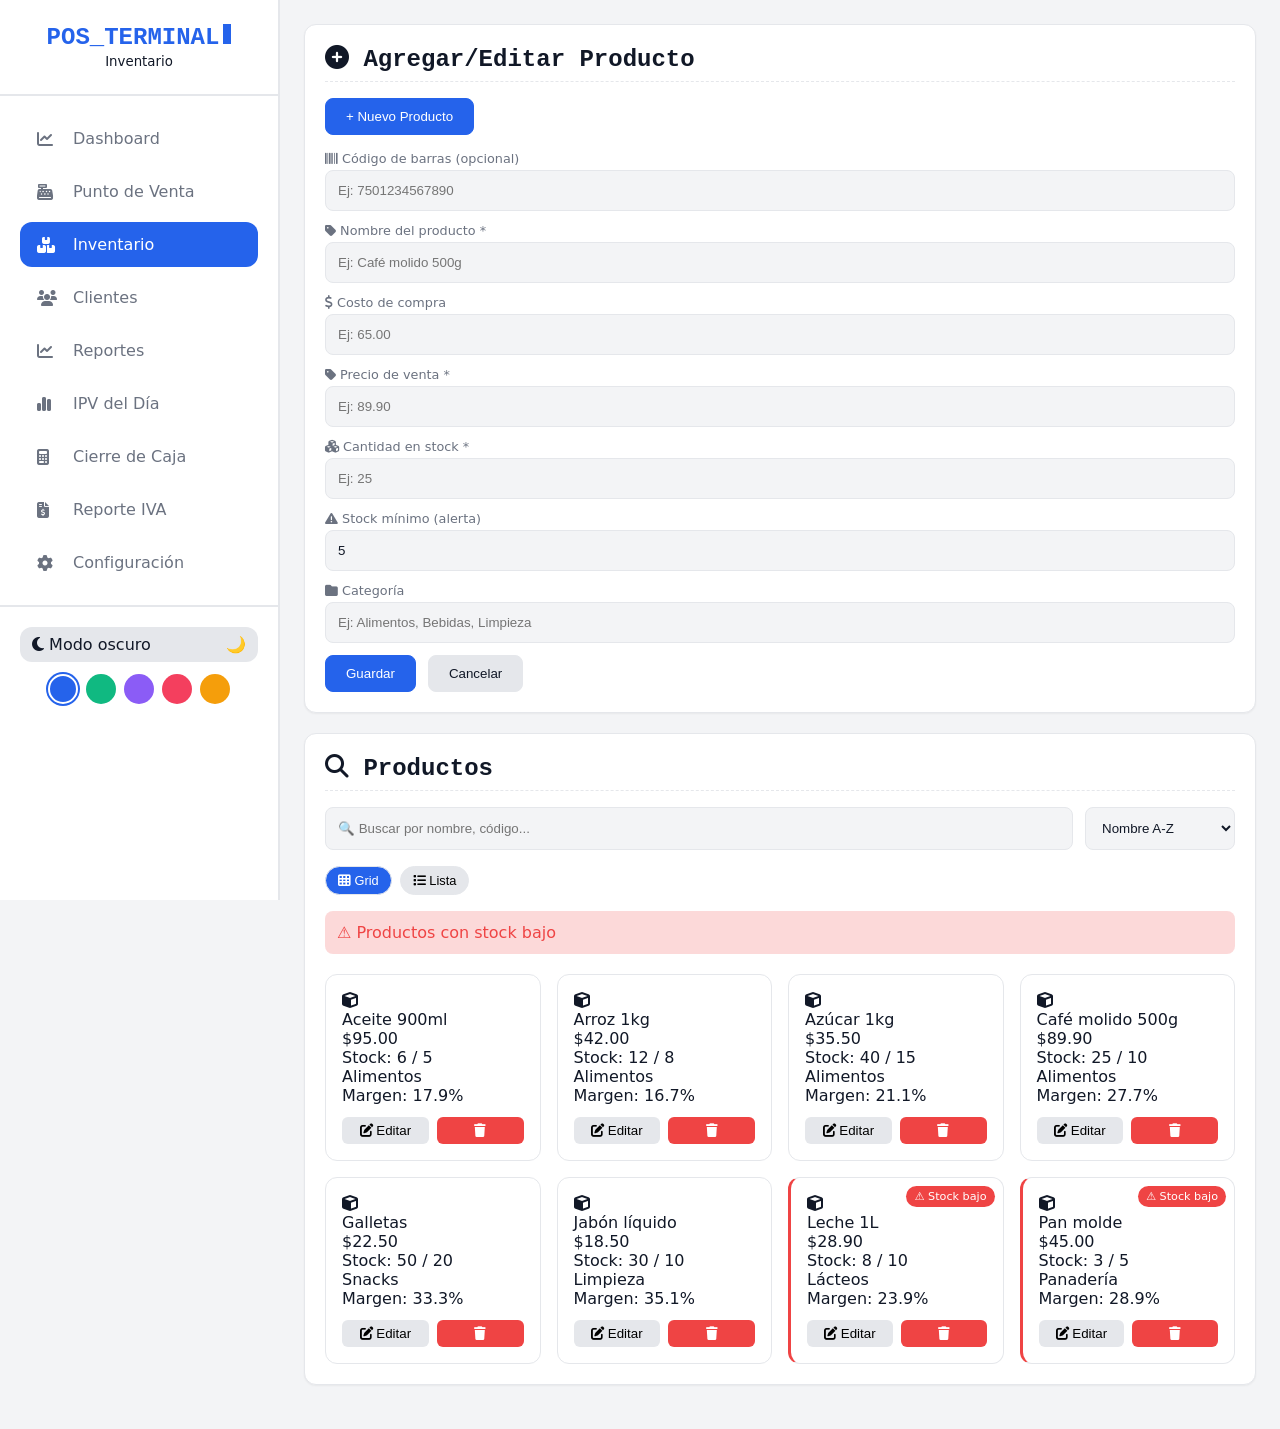
<file: inventario.html>
<!DOCTYPE html>
<html lang="es">
<head>
    <meta charset="UTF-8">
    <meta name="viewport" content="width=device-width, initial-scale=1.0">
    <title>Inventario - POS Terminal</title>
    <link rel="stylesheet" href="style.css">
    <link rel="manifest" href="manifest.json">
    <link rel="stylesheet" href="https://cdnjs.cloudflare.com/ajax/libs/font-awesome/6.4.0/css/all.min.css">
    <meta name="apple-mobile-web-app-capable" content="yes">
<meta name="apple-mobile-web-app-status-bar-style" content="black-translucent">
<meta name="theme-color" content="#2563eb">
<link rel="manifest" href="manifest.json">
    <style>
        .view-toggle {
            display: flex;
            gap: 8px;
            margin-bottom: 16px;
        }
        .view-btn {
            padding: 6px 12px;
            background: var(--bg-tertiary);
            border: 1px solid var(--border-color);
            border-radius: 20px;
            cursor: pointer;
            font-size: 0.8rem;
        }
        .view-btn.active {
            background: var(--primary);
            color: white;
        }
        .products-list {
            display: flex;
            flex-direction: column;
            gap: 8px;
        }
        .product-list-item {
            display: flex;
            justify-content: space-between;
            align-items: center;
            padding: 12px;
            background: var(--bg-card);
            border: 1px solid var(--border-color);
            border-radius: 8px;
        }
        .form-field-label {
            font-size: 0.8rem;
            color: var(--text-secondary);
            margin-bottom: 4px;
            display: block;
        }
        .form-row {
            margin-bottom: 12px;
        }
        .stock-history {
            font-size: 0.7rem;
            color: var(--text-muted);
            margin-top: 4px;
        }
    </style>
</head>
<body>
    <div class="app-layout">
        <aside class="sidebar" id="sidebar">
            <div class="sidebar-header"><h1>POS_TERMINAL<span class="terminal-cursor"></span></h1><small>Inventario</small></div>
            <nav class="sidebar-nav">
                <a href="index.html" class="nav-item"><i class="fas fa-chart-line"></i><span>Dashboard</span></a>
                <a href="ventas.html" class="nav-item"><i class="fas fa-cash-register"></i><span>Punto de Venta</span></a>
                <a href="inventario.html" class="nav-item active"><i class="fas fa-boxes"></i><span>Inventario</span></a>
                <a href="clientes.html" class="nav-item"><i class="fas fa-users"></i><span>Clientes</span></a>
                <a href="reportes.html" class="nav-item"><i class="fas fa-chart-line"></i><span>Reportes</span></a>
                <a href="ventas-dia.html" class="nav-item"><i class="fas fa-chart-simple"></i><span>IPV del Día</span></a>
                <a href="cierre-caja.html" class="nav-item"><i class="fas fa-calculator"></i><span>Cierre de Caja</span></a>
                <a href="reporte-iva.html" class="nav-item"><i class="fas fa-file-invoice-dollar"></i><span>Reporte IVA</span></a>
                <a href="configuracion.html" class="nav-item"><i class="fas fa-cog"></i><span>Configuración</span></a>
            </nav>
            <div class="sidebar-footer">
                <div class="theme-toggle" id="themeToggle"><span><i class="fas fa-moon"></i> Modo oscuro</span><span id="themeStatus">🌙</span></div>
                <div class="color-options"><div class="color-dot" data-color="default" style="background:#2563eb"></div><div class="color-dot" data-color="emerald" style="background:#10b981"></div><div class="color-dot" data-color="violet" style="background:#8b5cf6"></div><div class="color-dot" data-color="rose" style="background:#f43f5e"></div><div class="color-dot" data-color="amber" style="background:#f59e0b"></div></div>
            </div>
        </aside>
        <div class="sidebar-overlay" id="sidebarOverlay"></div>

        <main class="main-content">
            <div class="mobile-header"><button class="mobile-menu-btn" id="mobileMenuBtn"><i class="fas fa-bars"></i></button><h2><i class="fas fa-boxes"></i> Inventario</h2><div></div></div>

            <div class="terminal-card">
                <h2><i class="fas fa-plus-circle"></i> Agregar/Editar Producto</h2>
                <button id="btnAgregar" class="btn-terminal btn-terminal-primary" style="margin-bottom:16px;">+ Nuevo Producto</button>
                <div id="formProducto" class="hidden">
                    <div class="form-row"><label class="form-field-label"><i class="fas fa-barcode"></i> Código de barras (opcional)</label><input type="text" id="prodCodigo" class="terminal-input" placeholder="Ej: 7501234567890"></div>
                    <div class="form-row"><label class="form-field-label"><i class="fas fa-tag"></i> Nombre del producto *</label><input type="text" id="prodNombre" class="terminal-input" placeholder="Ej: Café molido 500g"></div>
                    <div class="form-row"><label class="form-field-label"><i class="fas fa-dollar-sign"></i> Costo de compra</label><input type="number" id="prodCosto" class="terminal-input" placeholder="Ej: 65.00" step="0.01"></div>
                    <div class="form-row"><label class="form-field-label"><i class="fas fa-tag"></i> Precio de venta *</label><input type="number" id="prodPrecio" class="terminal-input" placeholder="Ej: 89.90" step="0.01"></div>
                    <div class="form-row"><label class="form-field-label"><i class="fas fa-cubes"></i> Cantidad en stock *</label><input type="number" id="prodStock" class="terminal-input" placeholder="Ej: 25"></div>
                    <div class="form-row"><label class="form-field-label"><i class="fas fa-exclamation-triangle"></i> Stock mínimo (alerta)</label><input type="number" id="prodStockMinimo" class="terminal-input" placeholder="Ej: 5" value="5"></div>
                    <div class="form-row"><label class="form-field-label"><i class="fas fa-folder"></i> Categoría</label><input type="text" id="prodCategoria" class="terminal-input" placeholder="Ej: Alimentos, Bebidas, Limpieza"></div>
                    <div style="display:flex; gap:12px;"><button id="btnGuardar" class="btn-terminal btn-terminal-primary">Guardar</button><button id="btnCancelar" class="btn-terminal">Cancelar</button></div>
                </div>
            </div>

            <div class="terminal-card">
                <h2><i class="fas fa-search"></i> Productos</h2>
                <div style="display:flex; gap:12px; margin-bottom:16px;">
                    <input type="text" id="buscarProducto" class="terminal-input" style="flex:1;" placeholder="🔍 Buscar por nombre, código...">
                    <select id="ordenarPor" class="terminal-input" style="width:150px;"><option value="nombre">Nombre A-Z</option><option value="categoria">Categoría</option><option value="precio">Precio</option><option value="stock">Stock</option></select>
                </div>
                <div class="view-toggle">
                    <button class="view-btn active" data-view="grid"><i class="fas fa-th"></i> Grid</button>
                    <button class="view-btn" data-view="list"><i class="fas fa-list"></i> Lista</button>
                </div>
                <div id="alertStockBajo" class="alert-banner hidden" style="background:rgba(239,68,68,0.2); color:var(--danger); padding:12px; border-radius:8px; margin-bottom:16px;">⚠️ Productos con stock bajo</div>
                <div id="listaInventario"></div>
            </div>
        </main>
    </div>

    <script src="app.js"></script>
    <script src="storage-manager.js"></script>
    <script>
        let editandoId = null;
        let productos = [];
        let currentView = 'grid';
        let stockOriginal = 0;

        async function cargarInventario() {
            productos = await storage.getData('productos');
            const busqueda = document.getElementById('buscarProducto').value.toLowerCase();
            const orden = document.getElementById('ordenarPor').value;
            let filtrados = productos.filter(p => p.nombre.toLowerCase().includes(busqueda) || (p.codigo && p.codigo.toLowerCase().includes(busqueda)));
            if(orden === 'nombre') filtrados.sort((a,b)=>a.nombre.localeCompare(b.nombre));
            else if(orden === 'categoria') filtrados.sort((a,b)=>(a.categoria||'').localeCompare(b.categoria||''));
            else if(orden === 'precio') filtrados.sort((a,b)=>a.precio - b.precio);
            else if(orden === 'stock') filtrados.sort((a,b)=>a.stock - b.stock);
            const stockBajo = productos.filter(p => p.stock <= (p.stockMinimo || 5));
            document.getElementById('alertStockBajo').classList.toggle('hidden', stockBajo.length === 0);
            
            const lista = document.getElementById('listaInventario');
            if(!filtrados.length){ lista.innerHTML='<div class="empty-state">📭 No hay productos</div>'; return; }
            
            if(currentView === 'grid') {
                lista.className = 'products-grid';
                lista.innerHTML = filtrados.map(p => {
                    const stockMin = p.stockMinimo || 5;
                    const margen = p.costo ? (((p.precio - p.costo) / p.precio) * 100).toFixed(1) : 'N/A';
                    return `<div class="product-card-grid ${p.stock <= stockMin ? 'stock-low' : ''}">
                        ${p.stock <= stockMin ? '<div class="stock-badge">⚠️ Stock bajo</div>' : ''}
                        <div class="product-icon"><i class="fas fa-cube"></i></div>
                        <div class="product-name">${p.nombre}</div>
                        <div class="product-price">$${p.precio.toFixed(2)}</div>
                        <div class="product-stock">Stock: ${p.stock} / ${stockMin}</div>
                        <div class="product-category">${p.categoria || 'Sin categoría'}</div>
                        <div class="product-margin">Margen: ${margen}%</div>
                        <div style="display:flex; gap:8px; margin-top:12px;">
                            <button class="btn-edit" data-id="${p.id}" style="flex:1; background:var(--bg-tertiary); border:none; padding:6px; border-radius:6px;"><i class="fas fa-edit"></i> Editar</button>
                            <button class="btn-delete" data-id="${p.id}" style="flex:1; background:var(--danger); color:white; border:none; padding:6px; border-radius:6px;"><i class="fas fa-trash"></i></button>
                        </div>
                    </div>`;
                }).join('');
            } else {
                lista.className = 'products-list';
                lista.innerHTML = filtrados.map(p => {
                    const margen = p.costo ? (((p.precio - p.costo) / p.precio) * 100).toFixed(1) : 'N/A';
                    return `<div class="product-list-item ${p.stock <= (p.stockMinimo||5) ? 'stock-low' : ''}">
                        <div><strong>${p.nombre}</strong><br><small>Cód: ${p.codigo || '-'} | Cat: ${p.categoria || '-'}</small></div>
                        <div>$${p.precio.toFixed(2)}</div>
                        <div>Stock: ${p.stock}</div>
                        <div>Margen: ${margen}%</div>
                        <div><button class="btn-edit" data-id="${p.id}" style="background:var(--bg-tertiary); border:none; padding:4px 8px; border-radius:4px;"><i class="fas fa-edit"></i></button>
                        <button class="btn-delete" data-id="${p.id}" style="background:var(--danger); color:white; border:none; padding:4px 8px; border-radius:4px;"><i class="fas fa-trash"></i></button></div>
                    </div>`;
                }).join('');
            }
            
            document.querySelectorAll('.btn-edit').forEach(btn=>btn.addEventListener('click',()=>editarProducto(btn.dataset.id)));
            document.querySelectorAll('.btn-delete').forEach(btn=>btn.addEventListener('click',()=>eliminarProducto(btn.dataset.id)));
        }

        async function editarProducto(id) {
            const p = productos.find(p=>p.id===id);
            if(p){
                editandoId=id;
                stockOriginal = p.stock;
                document.getElementById('prodCodigo').value=p.codigo||'';
                document.getElementById('prodNombre').value=p.nombre;
                document.getElementById('prodCosto').value=p.costo||'';
                document.getElementById('prodPrecio').value=p.precio;
                document.getElementById('prodStock').value=p.stock;
                document.getElementById('prodStockMinimo').value=p.stockMinimo||5;
                document.getElementById('prodCategoria').value=p.categoria||'';
                document.getElementById('formProducto').classList.remove('hidden');
                document.getElementById('btnAgregar').style.display='none';
            }
        }

        async function eliminarProducto(id) {
            if(confirm('¿Eliminar producto?')){
                productos = productos.filter(p=>p.id!==id);
                await storage.saveData('productos',productos);
                cargarInventario();
            }
        }

        function verificarDuplicados(nombre, codigo) {
            const existente = productos.find(p => (p.nombre.toLowerCase() === nombre.toLowerCase()) || (codigo && p.codigo === codigo));
            if(existente && (!editandoId || existente.id !== editandoId)) return true;
            return false;
        }

        async function registrarEntradaStock(productoId, cantidadAnterior, cantidadNueva, motivo) {
            if(cantidadNueva > cantidadAnterior) {
                const entradas = await storage.getData('entradas_stock') || [];
                entradas.push({
                    id: Date.now().toString(),
                    productoId: productoId,
                    cantidad: cantidadNueva - cantidadAnterior,
                    fecha: new Date().toISOString(),
                    motivo: motivo
                });
                await storage.saveData('entradas_stock', entradas);
            }
        }

        document.getElementById('btnAgregar').addEventListener('click',()=>{
            editandoId=null;
            stockOriginal=0;
            document.getElementById('prodCodigo').value='';
            document.getElementById('prodNombre').value='';
            document.getElementById('prodCosto').value='';
            document.getElementById('prodPrecio').value='';
            document.getElementById('prodStock').value='';
            document.getElementById('prodStockMinimo').value='5';
            document.getElementById('prodCategoria').value='';
            document.getElementById('formProducto').classList.remove('hidden');
            document.getElementById('btnAgregar').style.display='none';
        });

        document.getElementById('btnGuardar').addEventListener('click',async()=>{
            const codigo = document.getElementById('prodCodigo').value.trim();
            const nombre = document.getElementById('prodNombre').value.trim();
            const costo = parseFloat(document.getElementById('prodCosto').value) || 0;
            const precio = parseFloat(document.getElementById('prodPrecio').value);
            const stock = parseInt(document.getElementById('prodStock').value);
            const stockMinimo = parseInt(document.getElementById('prodStockMinimo').value) || 5;
            const categoria = document.getElementById('prodCategoria').value.trim();
            if(!nombre || isNaN(precio) || isNaN(stock)){ alert('Completa los campos obligatorios (*)'); return; }
            if(verificarDuplicados(nombre, codigo)){ alert('Ya existe un producto con ese nombre o código'); return; }
            
            if(editandoId){
                const idx = productos.findIndex(p=>p.id===editandoId);
                if(idx!==-1) {
                    const stockAnterior = productos[idx].stock;
                    await registrarEntradaStock(editandoId, stockAnterior, stock, 'Edición de producto');
                    productos[idx] = {...productos[idx], codigo, nombre, costo, precio, stock, stockMinimo, categoria};
                }
            } else {
                productos.push({ id:Date.now().toString(), codigo, nombre, costo, precio, stock, stockMinimo, categoria });
            }
            await storage.saveData('productos',productos);
            document.getElementById('formProducto').classList.add('hidden');
            document.getElementById('btnAgregar').style.display='block';
            cargarInventario();
        });

        document.getElementById('btnCancelar').addEventListener('click',()=>{
            document.getElementById('formProducto').classList.add('hidden');
            document.getElementById('btnAgregar').style.display='block';
        });

        document.getElementById('buscarProducto').addEventListener('input',cargarInventario);
        document.getElementById('ordenarPor').addEventListener('change',cargarInventario);
        
        document.querySelectorAll('.view-btn').forEach(btn => {
            btn.addEventListener('click', () => {
                document.querySelectorAll('.view-btn').forEach(b => b.classList.remove('active'));
                btn.classList.add('active');
                currentView = btn.dataset.view;
                cargarInventario();
            });
        });

        cargarInventario();

        const sidebar=document.getElementById('sidebar'), overlay=document.getElementById('sidebarOverlay'), mobileBtn=document.getElementById('mobileMenuBtn');
        mobileBtn?.addEventListener('click',()=>{ sidebar.classList.toggle('open'); overlay.classList.toggle('open'); });
        overlay?.addEventListener('click',()=>{ sidebar.classList.remove('open'); overlay.classList.remove('open'); });
        const themeToggle=document.getElementById('themeToggle'), savedTheme=localStorage.getItem('theme')||'light';
        document.documentElement.setAttribute('data-theme',savedTheme);
        themeToggle.querySelector('#themeStatus').textContent=savedTheme==='dark'?'☀️':'🌙';
        themeToggle.addEventListener('click',()=>{ const curr=document.documentElement.getAttribute('data-theme'); const nue=curr==='dark'?'light':'dark'; document.documentElement.setAttribute('data-theme',nue); localStorage.setItem('theme',nue); themeToggle.querySelector('#themeStatus').textContent=nue==='dark'?'☀️':'🌙'; });
        const colorDots=document.querySelectorAll('.color-dot'), savedColor=localStorage.getItem('colorTheme')||'default';
        document.documentElement.setAttribute('data-color',savedColor);
        colorDots.forEach(dot=>{ dot.classList.toggle('active',dot.dataset.color===savedColor); dot.addEventListener('click',()=>{ const col=dot.dataset.color; document.documentElement.setAttribute('data-color',col); localStorage.setItem('colorTheme',col); colorDots.forEach(d=>d.classList.remove('active')); dot.classList.add('active'); }); });
    </script>
</body>
</html>
</file>
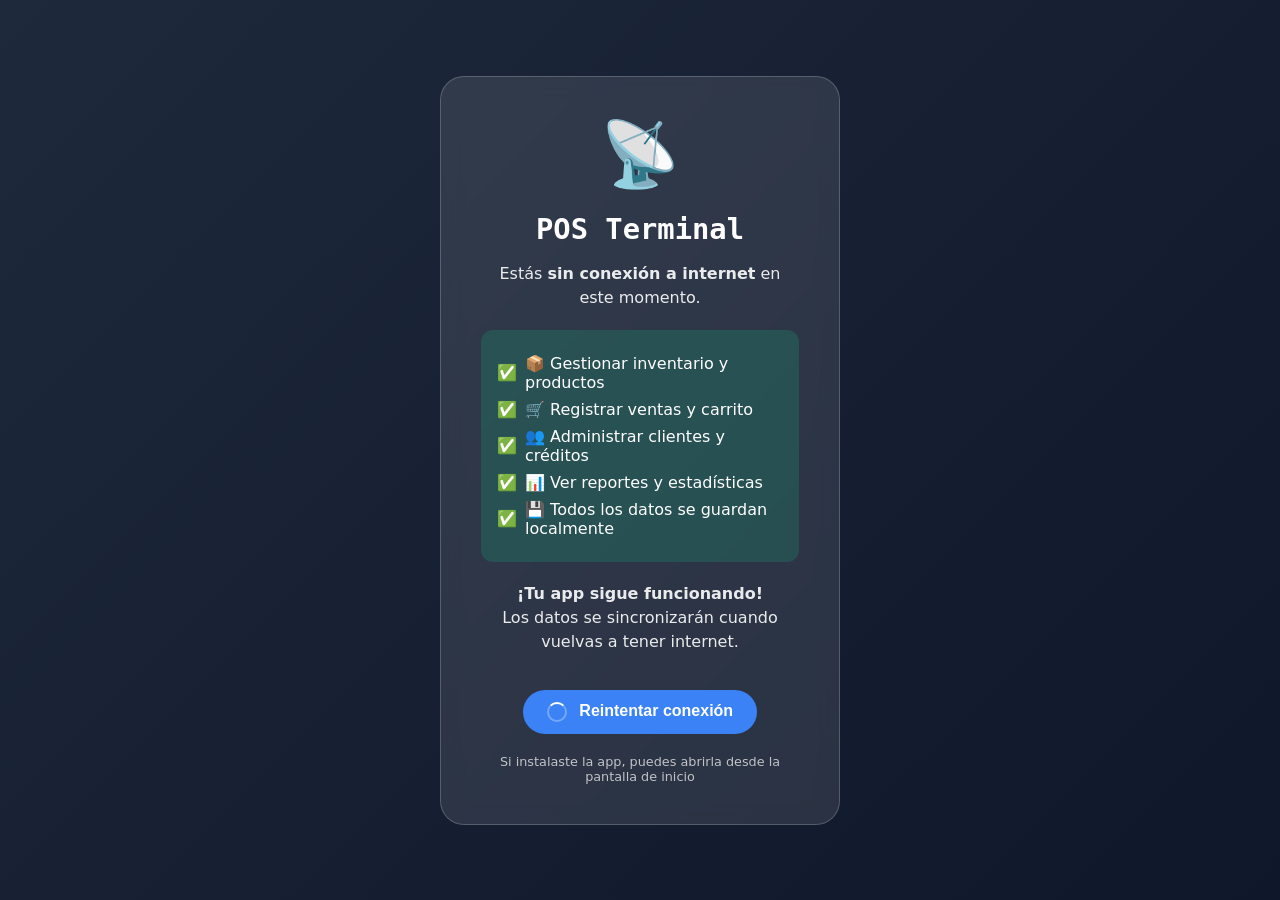
<file: offline.html>
<!DOCTYPE html>
<html lang="es">
<head>
    <meta charset="UTF-8">
    <meta name="viewport" content="width=device-width, initial-scale=1.0, viewport-fit=cover">
    <title>Sin conexión - POS Terminal</title>
    <style>
        * {
            margin: 0;
            padding: 0;
            box-sizing: border-box;
        }
        
        body {
            font-family: system-ui, -apple-system, 'Segoe UI', Roboto, sans-serif;
            background: linear-gradient(135deg, #1e293b 0%, #0f172a 100%);
            min-height: 100vh;
            display: flex;
            justify-content: center;
            align-items: center;
            color: white;
        }
        
        .offline-container {
            text-align: center;
            padding: 40px;
            max-width: 400px;
            background: rgba(255,255,255,0.1);
            backdrop-filter: blur(10px);
            border-radius: 24px;
            border: 1px solid rgba(255,255,255,0.2);
            margin: 20px;
        }
        
        .offline-icon {
            font-size: 4rem;
            margin-bottom: 20px;
            animation: float 2s ease-in-out infinite;
        }
        
        @keyframes float {
            0%, 100% { transform: translateY(0); }
            50% { transform: translateY(-10px); }
        }
        
        h1 {
            font-size: 1.8rem;
            margin-bottom: 16px;
            font-family: monospace;
        }
        
        p {
            margin-bottom: 12px;
            line-height: 1.5;
            opacity: 0.9;
        }
        
        .success-list {
            text-align: left;
            background: rgba(16, 185, 129, 0.2);
            border-radius: 12px;
            padding: 16px;
            margin: 20px 0;
        }
        
        .success-list li {
            margin: 8px 0;
            list-style: none;
            display: flex;
            align-items: center;
            gap: 8px;
        }
        
        .success-list li:before {
            content: "✅";
        }
        
        .btn-retry {
            margin-top: 24px;
            padding: 12px 24px;
            background: #3b82f6;
            color: white;
            border: none;
            border-radius: 40px;
            cursor: pointer;
            font-size: 1rem;
            font-weight: 600;
            transition: all 0.2s;
        }
        
        .btn-retry:hover {
            background: #2563eb;
            transform: scale(1.02);
        }
        
        .info {
            margin-top: 20px;
            font-size: 0.8rem;
            opacity: 0.7;
        }
        
        .loader {
            display: inline-block;
            width: 20px;
            height: 20px;
            border: 2px solid rgba(255,255,255,0.3);
            border-radius: 50%;
            border-top-color: white;
            animation: spin 1s ease-in-out infinite;
            margin-right: 8px;
            vertical-align: middle;
        }
        
        @keyframes spin {
            to { transform: rotate(360deg); }
        }
    </style>
</head>
<body>
    <div class="offline-container">
        <div class="offline-icon">
            📡
        </div>
        <h1>POS Terminal</h1>
        <p>Estás <strong>sin conexión a internet</strong> en este momento.</p>
        
        <div class="success-list">
            <ul>
                <li>📦 Gestionar inventario y productos</li>
                <li>🛒 Registrar ventas y carrito</li>
                <li>👥 Administrar clientes y créditos</li>
                <li>📊 Ver reportes y estadísticas</li>
                <li>💾 Todos los datos se guardan localmente</li>
            </ul>
        </div>
        
        <p><strong>¡Tu app sigue funcionando!</strong><br>Los datos se sincronizarán cuando vuelvas a tener internet.</p>
        
        <button class="btn-retry" onclick="location.reload()">
            <span class="loader"></span> Reintentar conexión
        </button>
        
        <div class="info">
            <i class="fas fa-info-circle"></i> Si instalaste la app, puedes abrirla desde la pantalla de inicio
        </div>
    </div>
    
    <script>
        let retryCount = 0;
        const maxRetries = 5;
        
        function checkConnection() {
            if (navigator.onLine) {
                location.reload();
            } else if (retryCount < maxRetries) {
                retryCount++;
                setTimeout(checkConnection, 30000);
            }
        }
        
        setTimeout(checkConnection, 30000);
        
        window.addEventListener('online', () => {
            location.reload();
        });
    </script>
</body>
</html>
</file>
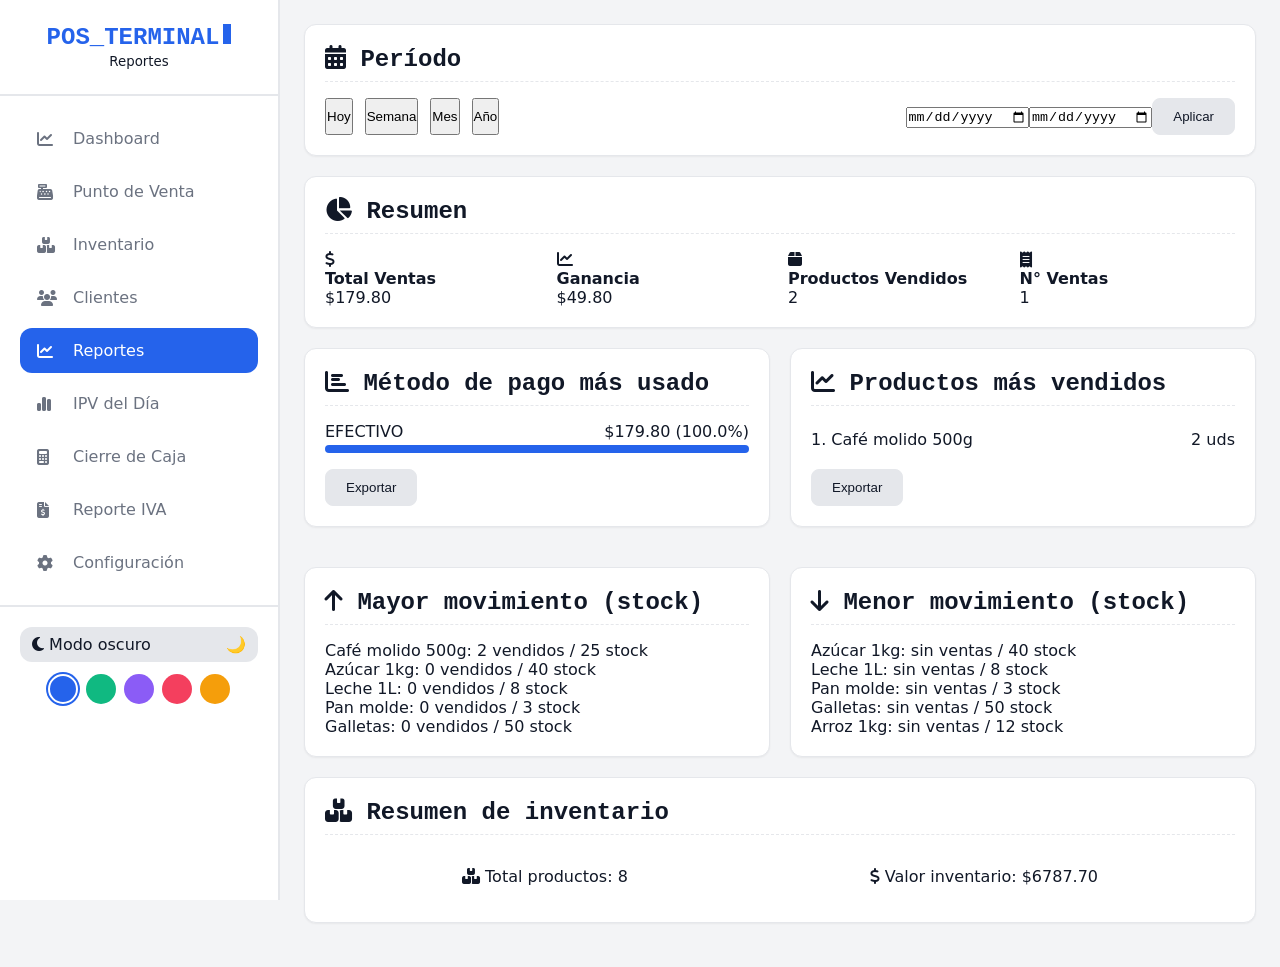
<file: reportes.html>
<!DOCTYPE html>
<html lang="es">
<head>
    <meta charset="UTF-8">
    <meta name="viewport" content="width=device-width, initial-scale=1.0">
    <title>Reportes - POS Terminal</title>
    <link rel="stylesheet" href="style.css">
    <link rel="manifest" href="manifest.json">
    <link rel="stylesheet" href="https://cdnjs.cloudflare.com/ajax/libs/font-awesome/6.4.0/css/all.min.css">
    <meta name="apple-mobile-web-app-capable" content="yes">
<meta name="apple-mobile-web-app-status-bar-style" content="black-translucent">
<meta name="theme-color" content="#2563eb">
<link rel="manifest" href="manifest.json">
</head>
<body>
    <div class="app-layout">
        <aside class="sidebar" id="sidebar">
            <div class="sidebar-header"><h1>POS_TERMINAL<span class="terminal-cursor"></span></h1><small>Reportes</small></div>
            <nav class="sidebar-nav">
                <a href="index.html" class="nav-item"><i class="fas fa-chart-line"></i><span>Dashboard</span></a>
                <a href="ventas.html" class="nav-item"><i class="fas fa-cash-register"></i><span>Punto de Venta</span></a>
                <a href="inventario.html" class="nav-item"><i class="fas fa-boxes"></i><span>Inventario</span></a>
                <a href="clientes.html" class="nav-item"><i class="fas fa-users"></i><span>Clientes</span></a>
                <a href="reportes.html" class="nav-item active"><i class="fas fa-chart-line"></i><span>Reportes</span></a>
                <a href="ventas-dia.html" class="nav-item"><i class="fas fa-chart-simple"></i><span>IPV del Día</span></a>
                <a href="cierre-caja.html" class="nav-item"><i class="fas fa-calculator"></i><span>Cierre de Caja</span></a>
                <a href="reporte-iva.html" class="nav-item"><i class="fas fa-file-invoice-dollar"></i><span>Reporte IVA</span></a>
                <a href="configuracion.html" class="nav-item"><i class="fas fa-cog"></i><span>Configuración</span></a>
            </nav>
            <div class="sidebar-footer">
                <div class="theme-toggle" id="themeToggle"><span><i class="fas fa-moon"></i> Modo oscuro</span><span id="themeStatus">🌙</span></div>
                <div class="color-options"><div class="color-dot" data-color="default" style="background:#2563eb"></div><div class="color-dot" data-color="emerald" style="background:#10b981"></div><div class="color-dot" data-color="violet" style="background:#8b5cf6"></div><div class="color-dot" data-color="rose" style="background:#f43f5e"></div><div class="color-dot" data-color="amber" style="background:#f59e0b"></div></div>
            </div>
        </aside>
        <div class="sidebar-overlay" id="sidebarOverlay"></div>

        <main class="main-content">
            <div class="mobile-header"><button class="mobile-menu-btn" id="mobileMenuBtn"><i class="fas fa-bars"></i></button><h2><i class="fas fa-chart-line"></i> Reportes</h2><div></div></div>

            <div class="terminal-card">
                <h2><i class="fas fa-calendar-alt"></i> Período</h2>
                <div style="display:flex; gap:12px; flex-wrap:wrap;">
                    <button class="periodo-btn active" data-periodo="dia">Hoy</button>
                    <button class="periodo-btn" data-periodo="semana">Semana</button>
                    <button class="periodo-btn" data-periodo="mes">Mes</button>
                    <button class="periodo-btn" data-periodo="anio">Año</button>
                    <div style="margin-left:auto;"><input type="date" id="fechaInicio"><input type="date" id="fechaFin"><button id="btnPersonalizado" class="btn-terminal">Aplicar</button></div>
                </div>
            </div>

            <div class="terminal-card">
                <h2><i class="fas fa-chart-pie"></i> Resumen</h2>
                <div id="resumenReportes" style="display:grid; grid-template-columns:repeat(4,1fr); gap:16px;"></div>
            </div>

            <div style="display:grid; grid-template-columns:1fr 1fr; gap:20px;">
                <div class="terminal-card"><h2><i class="fas fa-chart-bar"></i> Método de pago más usado</h2><div id="graficoMetodosPago"></div><button id="exportMetodos" class="btn-terminal" style="margin-top:12px;">Exportar</button></div>
                <div class="terminal-card"><h2><i class="fas fa-chart-line"></i> Productos más vendidos</h2><div id="topVendidos"></div><button id="exportTop" class="btn-terminal" style="margin-top:12px;">Exportar</button></div>
            </div>

            <div style="display:grid; grid-template-columns:1fr 1fr; gap:20px; margin-top:20px;">
                <div class="terminal-card"><h2><i class="fas fa-arrow-up"></i> Mayor movimiento (stock)</h2><div id="mayorMovimiento"></div></div>
                <div class="terminal-card"><h2><i class="fas fa-arrow-down"></i> Menor movimiento (stock)</h2><div id="menorMovimiento"></div></div>
            </div>

            <div class="terminal-card">
                <h2><i class="fas fa-boxes"></i> Resumen de inventario</h2>
                <div id="resumenInventario" style="display:flex; justify-content:space-around; padding:16px;"></div>
            </div>
        </main>
    </div>

    <script src="app.js"></script>
    <script src="storage-manager.js"></script>
    <script>
        let ventas = [];
        let productos = [];

        function obtenerFechasPeriodo(periodo){
            const hoy = new Date();
            let inicio = new Date(), fin = new Date();
            if(periodo==='dia'){ inicio.setHours(0,0,0,0); fin.setHours(23,59,59,999); }
            else if(periodo==='semana'){ inicio.setDate(hoy.getDate()-hoy.getDay()); inicio.setHours(0,0,0,0); fin=new Date(); }
            else if(periodo==='mes'){ inicio=new Date(hoy.getFullYear(),hoy.getMonth(),1); fin=new Date(); }
            else if(periodo==='anio'){ inicio=new Date(hoy.getFullYear(),0,1); fin=new Date(); }
            return {inicio,fin};
        }

        async function cargarReportes(){
            ventas = await storage.getData('ventas');
            productos = await storage.getData('productos');
            const periodoActivo = document.querySelector('.periodo-btn.active')?.dataset.periodo;
            let inicio, fin;
            if(periodoActivo && periodoActivo!=='personalizado'){
                const fechas = obtenerFechasPeriodo(periodoActivo);
                inicio = fechas.inicio; fin = fechas.fin;
            } else {
                inicio = new Date(document.getElementById('fechaInicio').value);
                fin = new Date(document.getElementById('fechaFin').value);
                fin.setHours(23,59,59,999);
            }
            const ventasFiltradas = ventas.filter(v=>new Date(v.fecha)>=inicio && new Date(v.fecha)<=fin);
            const totalVentas = ventasFiltradas.reduce((s,v)=>s+v.total,0);
            const totalGanancia = ventasFiltradas.reduce((s,v)=>s+(v.ganancia||0),0);
            const totalProductosVendidos = ventasFiltradas.reduce((s,v)=>s+v.items.reduce((a,i)=>a+i.cantidad,0),0);
            const numVentas = ventasFiltradas.length;
            document.getElementById('resumenReportes').innerHTML = `
                <div class="stat-box"><i class="fas fa-dollar-sign"></i><h4>Total Ventas</h4><p>$${totalVentas.toFixed(2)}</p></div>
                <div class="stat-box"><i class="fas fa-chart-line"></i><h4>Ganancia</h4><p>$${totalGanancia.toFixed(2)}</p></div>
                <div class="stat-box"><i class="fas fa-box"></i><h4>Productos Vendidos</h4><p>${totalProductosVendidos}</p></div>
                <div class="stat-box"><i class="fas fa-receipt"></i><h4>N° Ventas</h4><p>${numVentas}</p></div>
            `;
            const metodos = {efectivo:0,tarjeta:0,transferencia:0,credito:0};
            const productosVendidos = {};
            ventasFiltradas.forEach(v=>{
                if(v.metodo==='combinado' && v.pagos){
                    if(v.pagos.efectivo) metodos.efectivo += v.pagos.efectivo;
                    if(v.pagos.tarjeta) metodos.tarjeta += v.pagos.tarjeta;
                    if(v.pagos.transferencia) metodos.transferencia += v.pagos.transferencia;
                    if(v.pagos.credito) metodos.credito += v.pagos.credito;
                } else if(metodos[v.metodo]!==undefined) metodos[v.metodo] += v.total;
                v.items.forEach(i=>{ if(!productosVendidos[i.nombre]) productosVendidos[i.nombre]=0; productosVendidos[i.nombre]+=i.cantidad; });
            });
            const metodosDiv = document.getElementById('graficoMetodosPago');
            const totalMetodos = Object.values(metodos).reduce((a,b)=>a+b,0);
            if(totalMetodos===0) metodosDiv.innerHTML='<p>No hay datos</p>';
            else metodosDiv.innerHTML = Object.entries(metodos).filter(([_,v])=>v>0).map(([m,v])=>`<div><div style="display:flex; justify-content:space-between;"><span>${m.toUpperCase()}</span><span>$${v.toFixed(2)} (${((v/totalMetodos)*100).toFixed(1)}%)</span></div><div class="progress-bar"><div class="progress-fill" style="width:${(v/totalMetodos)*100}%"></div></div></div>`).join('');
            const top = Object.entries(productosVendidos).sort((a,b)=>b[1]-a[1]).slice(0,5);
            const topDiv = document.getElementById('topVendidos');
            topDiv.innerHTML = top.map(([n,c],i)=>`<div style="display:flex; justify-content:space-between; padding:8px 0;"><span>${i+1}. ${n}</span><span>${c} uds</span></div>`).join('');
            const movimientos = productos.map(p=>{ const vendido = productosVendidos[p.nombre]||0; return {nombre:p.nombre, vendido, stock:p.stock}; }).sort((a,b)=>b.vendido-a.vendido);
            document.getElementById('mayorMovimiento').innerHTML = movimientos.slice(0,5).map(m=>`<div>${m.nombre}: ${m.vendido} vendidos / ${m.stock} stock</div>`).join('');
            document.getElementById('menorMovimiento').innerHTML = movimientos.filter(m=>m.vendido===0).slice(0,5).map(m=>`<div>${m.nombre}: sin ventas / ${m.stock} stock</div>`).join('');
            const totalProductos = productos.length;
            const valorInventario = productos.reduce((s,p)=>s+(p.precio*p.stock),0);
            document.getElementById('resumenInventario').innerHTML = `<div><i class="fas fa-boxes"></i> Total productos: ${totalProductos}</div><div><i class="fas fa-dollar-sign"></i> Valor inventario: $${valorInventario.toFixed(2)}</div>`;
        }

        document.querySelectorAll('.periodo-btn').forEach(btn=>btn.addEventListener('click',()=>{ document.querySelectorAll('.periodo-btn').forEach(b=>b.classList.remove('active')); btn.classList.add('active'); cargarReportes(); }));
        document.getElementById('btnPersonalizado').addEventListener('click',()=>{ document.querySelectorAll('.periodo-btn').forEach(b=>b.classList.remove('active')); cargarReportes(); });
        document.getElementById('exportMetodos').addEventListener('click',()=>{ alert('Funcionalidad de exportación - Puedes implementar export a PDF/Excel con librerías como SheetJS'); });
        document.getElementById('exportTop').addEventListener('click',()=>{ alert('Funcionalidad de exportación'); });
        cargarReportes();

        // Sidebar, tema, colores
        const sidebar=document.getElementById('sidebar'), overlay=document.getElementById('sidebarOverlay'), mobileBtn=document.getElementById('mobileMenuBtn');
        mobileBtn?.addEventListener('click',()=>{ sidebar.classList.toggle('open'); overlay.classList.toggle('open'); });
        overlay?.addEventListener('click',()=>{ sidebar.classList.remove('open'); overlay.classList.remove('open'); });
        const themeToggle=document.getElementById('themeToggle'), savedTheme=localStorage.getItem('theme')||'light';
        document.documentElement.setAttribute('data-theme',savedTheme);
        themeToggle.querySelector('#themeStatus').textContent=savedTheme==='dark'?'☀️':'🌙';
        themeToggle.addEventListener('click',()=>{ const curr=document.documentElement.getAttribute('data-theme'); const nue=curr==='dark'?'light':'dark'; document.documentElement.setAttribute('data-theme',nue); localStorage.setItem('theme',nue); themeToggle.querySelector('#themeStatus').textContent=nue==='dark'?'☀️':'🌙'; });
        const colorDots=document.querySelectorAll('.color-dot'), savedColor=localStorage.getItem('colorTheme')||'default';
        document.documentElement.setAttribute('data-color',savedColor);
        colorDots.forEach(dot=>{ dot.classList.toggle('active',dot.dataset.color===savedColor); dot.addEventListener('click',()=>{ const col=dot.dataset.color; document.documentElement.setAttribute('data-color',col); localStorage.setItem('colorTheme',col); colorDots.forEach(d=>d.classList.remove('active')); dot.classList.add('active'); }); });
    </script>
    <style>
        .progress-bar { background: var(--bg-tertiary); border-radius: 8px; height: 8px; overflow: hidden; margin: 4px 0; }
        .progress-fill { height: 100%; background: var(--primary); }
    </style>
</body>
</html>
</file>
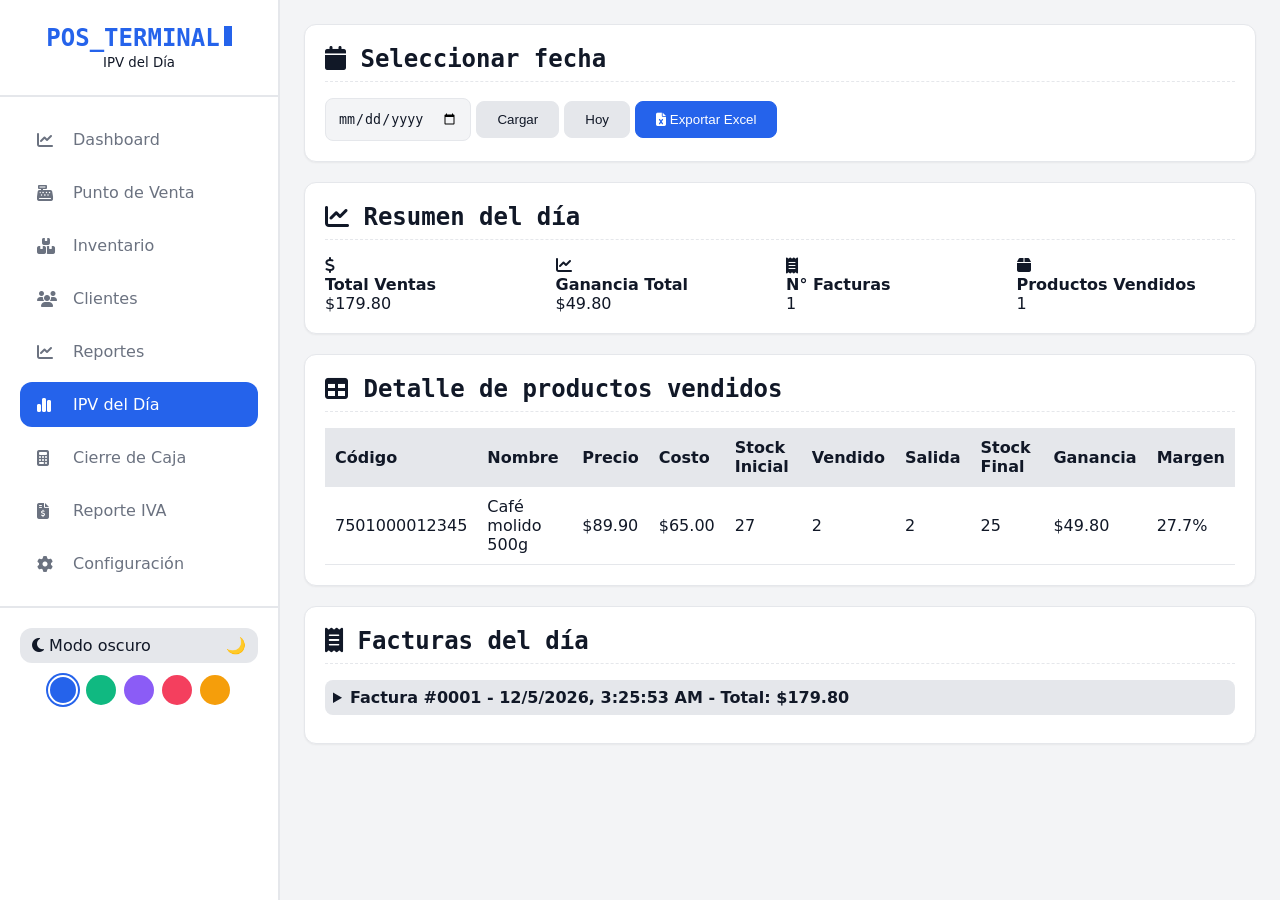
<file: ventas-dia.html>
<!DOCTYPE html>
<html lang="es">
<head>
    <meta charset="UTF-8">
    <meta name="viewport" content="width=device-width, initial-scale=1.0">
    <title>IPV del Día - POS Terminal</title>
    <link rel="stylesheet" href="style.css">
    <link rel="manifest" href="manifest.json">
    <link rel="stylesheet" href="https://cdnjs.cloudflare.com/ajax/libs/font-awesome/6.4.0/css/all.min.css">
    <meta name="apple-mobile-web-app-capable" content="yes">
<meta name="apple-mobile-web-app-status-bar-style" content="black-translucent">
<meta name="theme-color" content="#2563eb">
<link rel="manifest" href="manifest.json">
</head>
<body>
    <div class="app-layout">
        <aside class="sidebar" id="sidebar">
            <div class="sidebar-header"><h1>POS_TERMINAL<span class="terminal-cursor"></span></h1><small>IPV del Día</small></div>
            <nav class="sidebar-nav">
                <a href="index.html" class="nav-item"><i class="fas fa-chart-line"></i><span>Dashboard</span></a>
                <a href="ventas.html" class="nav-item"><i class="fas fa-cash-register"></i><span>Punto de Venta</span></a>
                <a href="inventario.html" class="nav-item"><i class="fas fa-boxes"></i><span>Inventario</span></a>
                <a href="clientes.html" class="nav-item"><i class="fas fa-users"></i><span>Clientes</span></a>
                <a href="reportes.html" class="nav-item"><i class="fas fa-chart-line"></i><span>Reportes</span></a>
                <a href="ventas-dia.html" class="nav-item active"><i class="fas fa-chart-simple"></i><span>IPV del Día</span></a>
                <a href="cierre-caja.html" class="nav-item"><i class="fas fa-calculator"></i><span>Cierre de Caja</span></a>
                <a href="reporte-iva.html" class="nav-item"><i class="fas fa-file-invoice-dollar"></i><span>Reporte IVA</span></a>
                <a href="configuracion.html" class="nav-item"><i class="fas fa-cog"></i><span>Configuración</span></a>
            </nav>
            <div class="sidebar-footer">
                <div class="theme-toggle" id="themeToggle"><span><i class="fas fa-moon"></i> Modo oscuro</span><span id="themeStatus">🌙</span></div>
                <div class="color-options"><div class="color-dot" data-color="default" style="background:#2563eb"></div><div class="color-dot" data-color="emerald" style="background:#10b981"></div><div class="color-dot" data-color="violet" style="background:#8b5cf6"></div><div class="color-dot" data-color="rose" style="background:#f43f5e"></div><div class="color-dot" data-color="amber" style="background:#f59e0b"></div></div>
            </div>
        </aside>
        <div class="sidebar-overlay" id="sidebarOverlay"></div>

        <main class="main-content">
            <div class="mobile-header"><button class="mobile-menu-btn" id="mobileMenuBtn"><i class="fas fa-bars"></i></button><h2><i class="fas fa-chart-simple"></i> IPV del Día</h2><div></div></div>

            <div class="terminal-card">
                <h2><i class="fas fa-calendar"></i> Seleccionar fecha</h2>
                <input type="date" id="fechaIPV" class="terminal-input" style="width:auto;">
                <button id="btnCargarIPV" class="btn-terminal">Cargar</button>
                <button id="btnHoyIPV" class="btn-terminal">Hoy</button>
                <button id="btnExportarIPV" class="btn-terminal btn-terminal-primary"><i class="fas fa-file-excel"></i> Exportar Excel</button>
            </div>

            <div class="terminal-card">
                <h2><i class="fas fa-chart-line"></i> Resumen del día</h2>
                <div id="resumenIPV" class="stats-grid" style="display:grid; grid-template-columns:repeat(4,1fr); gap:12px;"></div>
            </div>

            <div class="terminal-card">
                <h2><i class="fas fa-table"></i> Detalle de productos vendidos</h2>
                <div style="overflow-x:auto;">
                    <table class="data-table" style="width:100%;">
                        <thead><tr><th>Código</th><th>Nombre</th><th>Precio</th><th>Costo</th><th>Stock Inicial</th><th>Vendido</th><th>Salida</th><th>Stock Final</th><th>Ganancia</th><th>Margen</th></tr></thead>
                        <tbody id="tablaIPV"></tbody>
                    </table>
                </div>
            </div>

            <div class="terminal-card">
                <h2><i class="fas fa-receipt"></i> Facturas del día</h2>
                <div id="facturasDia" style="max-height:400px; overflow-y:auto;"></div>
            </div>
        </main>
    </div>

    <script src="app.js"></script>
    <script src="storage-manager.js"></script>
    <script>
        let productos = [];
        let ventas = [];

        async function cargarIPV(fecha) {
            productos = await storage.getData('productos');
            ventas = await storage.getData('ventas');
            const ventasDia = ventas.filter(v => v.fecha.split('T')[0] === fecha);
            const productosVendidos = {};
            ventasDia.forEach(v => {
                v.items.forEach(item => {
                    if(!productosVendidos[item.id]) productosVendidos[item.id] = { ...item, cantidad:0 };
                    productosVendidos[item.id].cantidad += item.cantidad;
                });
            });
            const totalVentas = ventasDia.reduce((s,v)=>s+v.total,0);
            const totalGanancia = ventasDia.reduce((s,v)=>s+(v.ganancia||0),0);
            document.getElementById('resumenIPV').innerHTML = `
                <div class="stat-box"><i class="fas fa-dollar-sign"></i><h4>Total Ventas</h4><p>$${totalVentas.toFixed(2)}</p></div>
                <div class="stat-box"><i class="fas fa-chart-line"></i><h4>Ganancia Total</h4><p>$${totalGanancia.toFixed(2)}</p></div>
                <div class="stat-box"><i class="fas fa-receipt"></i><h4>N° Facturas</h4><p>${ventasDia.length}</p></div>
                <div class="stat-box"><i class="fas fa-box"></i><h4>Productos Vendidos</h4><p>${Object.keys(productosVendidos).length}</p></div>
            `;
            const tbody = document.getElementById('tablaIPV');
            if(Object.keys(productosVendidos).length === 0){
                tbody.innerHTML='<tr><td colspan="10" class="empty-state">No hay ventas este día</td></tr>';
            } else {
                tbody.innerHTML = Object.values(productosVendidos).map(item => {
                    const prod = productos.find(p=>p.id===item.id);
                    const stockInicial = prod ? prod.stock + item.cantidad : 0;
                    const costo = item.costo || 0;
                    const ganancia = (item.precio - costo) * item.cantidad;
                    const margen = item.precio > 0 ? ((item.precio - costo) / item.precio * 100).toFixed(1) : 0;
                    return `<tr><td>${prod?.codigo || '-'}</td><td>${item.nombre}</td><td>$${item.precio.toFixed(2)}</td><td>$${costo.toFixed(2)}</td><td>${stockInicial}</td><td>${item.cantidad}</td><td>${item.cantidad}</td><td>${prod?.stock || 0}</td><td>$${ganancia.toFixed(2)}</td><td>${margen}%</td></tr>`;
                }).join('');
            }
            const facturasDiv = document.getElementById('facturasDia');
            if(ventasDia.length===0){
                facturasDiv.innerHTML='<div class="empty-state">No hay facturas</div>';
            } else {
                facturasDiv.innerHTML = ventasDia.map(v => `<details><summary><strong>Factura #${v.factura}</strong> - ${new Date(v.fecha).toLocaleString()} - Total: $${v.total.toFixed(2)}</summary><div style="padding:12px;">${v.items.map(i=>`${i.nombre} x${i.cantidad} = $${(i.precio*i.cantidad).toFixed(2)}`).join('<br>')}</div></details>`).join('');
            }
        }

        document.getElementById('btnCargarIPV').addEventListener('click',()=>{
            const fecha = document.getElementById('fechaIPV').value;
            if(fecha) cargarIPV(fecha);
        });
        document.getElementById('btnHoyIPV').addEventListener('click',()=>{
            const hoy = new Date().toISOString().split('T')[0];
            document.getElementById('fechaIPV').value = hoy;
            cargarIPV(hoy);
        });
        document.getElementById('btnExportarIPV').addEventListener('click',async()=>{
            const fecha = document.getElementById('fechaIPV').value || new Date().toISOString().split('T')[0];
            const ventasDia = ventas.filter(v=>v.fecha.split('T')[0]===fecha);
            let csv = "Factura,Fecha,Productos,Cantidad,Total\n";
            ventasDia.forEach(v=>{
                v.items.forEach(item=>{
                    csv += `${v.factura},${new Date(v.fecha).toLocaleString()},${item.nombre},${item.cantidad},$${(item.precio*item.cantidad).toFixed(2)}\n`;
                });
            });
            const blob = new Blob([csv],{type:'text/csv'});
            const url = URL.createObjectURL(blob);
            const a = document.createElement('a');
            a.href = url;
            a.download = `ipv_${fecha}.csv`;
            a.click();
            URL.revokeObjectURL(url);
        });

        cargarIPV(new Date().toISOString().split('T')[0]);

        // Sidebar, tema, colores
        const sidebar=document.getElementById('sidebar'), overlay=document.getElementById('sidebarOverlay'), mobileBtn=document.getElementById('mobileMenuBtn');
        mobileBtn?.addEventListener('click',()=>{ sidebar.classList.toggle('open'); overlay.classList.toggle('open'); });
        overlay?.addEventListener('click',()=>{ sidebar.classList.remove('open'); overlay.classList.remove('open'); });
        const themeToggle=document.getElementById('themeToggle'), savedTheme=localStorage.getItem('theme')||'light';
        document.documentElement.setAttribute('data-theme',savedTheme);
        themeToggle.querySelector('#themeStatus').textContent=savedTheme==='dark'?'☀️':'🌙';
        themeToggle.addEventListener('click',()=>{ const curr=document.documentElement.getAttribute('data-theme'); const nue=curr==='dark'?'light':'dark'; document.documentElement.setAttribute('data-theme',nue); localStorage.setItem('theme',nue); themeToggle.querySelector('#themeStatus').textContent=nue==='dark'?'☀️':'🌙'; });
        const colorDots=document.querySelectorAll('.color-dot'), savedColor=localStorage.getItem('colorTheme')||'default';
        document.documentElement.setAttribute('data-color',savedColor);
        colorDots.forEach(dot=>{ dot.classList.toggle('active',dot.dataset.color===savedColor); dot.addEventListener('click',()=>{ const col=dot.dataset.color; document.documentElement.setAttribute('data-color',col); localStorage.setItem('colorTheme',col); colorDots.forEach(d=>d.classList.remove('active')); dot.classList.add('active'); }); });
    </script>
    <style>
        details { margin-bottom: 8px; padding: 8px; background: var(--bg-tertiary); border-radius: 8px; }
        details summary { cursor: pointer; font-weight: bold; }
    </style>
</body>
</html>
</file>
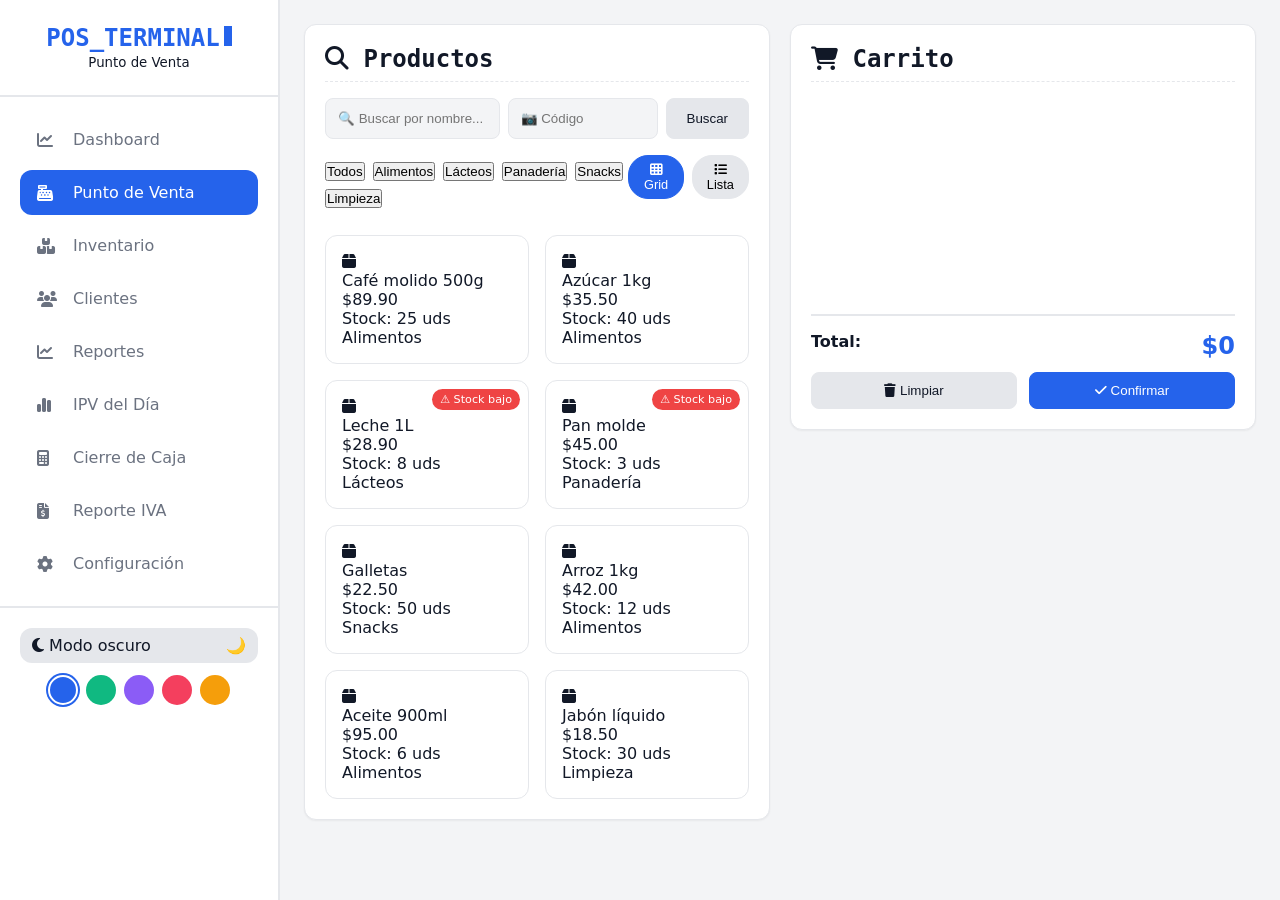
<file: ventas.html>
<!DOCTYPE html>
<html lang="es">
<head>
    <meta charset="UTF-8">
    <meta name="viewport" content="width=device-width, initial-scale=1.0, viewport-fit=cover">
    <title>Punto de Venta - POS Terminal</title>
    <link rel="stylesheet" href="style.css">
    <link rel="manifest" href="manifest.json">
    <link rel="stylesheet" href="https://cdnjs.cloudflare.com/ajax/libs/font-awesome/6.4.0/css/all.min.css">
    <meta name="apple-mobile-web-app-capable" content="yes">
<meta name="apple-mobile-web-app-status-bar-style" content="black-translucent">
<meta name="theme-color" content="#2563eb">
<link rel="manifest" href="manifest.json">
    <style>
        /* Estilos para vista de listado */
        .products-list {
            display: flex;
            flex-direction: column;
            gap: 8px;
            margin-top: 20px;
        }
        .product-list-item {
            display: flex;
            justify-content: space-between;
            align-items: center;
            padding: 12px;
            background: var(--bg-card);
            border: 1px solid var(--border-color);
            border-radius: 8px;
            cursor: pointer;
            transition: all 0.2s;
        }
        .product-list-item:hover {
            background: var(--bg-tertiary);
            transform: translateX(4px);
        }
        .product-list-item .product-info {
            flex: 1;
        }
        .product-list-item .product-name {
            font-weight: 600;
        }
        .product-list-item .product-code {
            font-size: 0.7rem;
            color: var(--text-secondary);
        }
        .product-list-item .product-price {
            font-weight: bold;
            color: var(--primary);
            margin: 0 16px;
        }
        .product-list-item .product-stock {
            font-size: 0.8rem;
            color: var(--text-secondary);
            min-width: 80px;
            text-align: right;
        }
        .view-toggle {
            display: flex;
            gap: 8px;
            margin-bottom: 16px;
        }
        .view-btn {
            padding: 6px 12px;
            background: var(--bg-tertiary);
            border: 1px solid var(--border-color);
            border-radius: 20px;
            cursor: pointer;
            font-size: 0.8rem;
        }
        .view-btn.active {
            background: var(--primary);
            color: white;
            border-color: var(--primary);
        }
    </style>
</head>
<body>
    <div class="app-layout">
        <aside class="sidebar" id="sidebar">
            <div class="sidebar-header"><h1>POS_TERMINAL<span class="terminal-cursor"></span></h1><small>Punto de Venta</small></div>
            <nav class="sidebar-nav">
                <a href="index.html" class="nav-item"><i class="fas fa-chart-line"></i><span>Dashboard</span></a>
                <a href="ventas.html" class="nav-item active"><i class="fas fa-cash-register"></i><span>Punto de Venta</span></a>
                <a href="inventario.html" class="nav-item"><i class="fas fa-boxes"></i><span>Inventario</span></a>
                <a href="clientes.html" class="nav-item"><i class="fas fa-users"></i><span>Clientes</span></a>
                <a href="reportes.html" class="nav-item"><i class="fas fa-chart-line"></i><span>Reportes</span></a>
                <a href="ventas-dia.html" class="nav-item"><i class="fas fa-chart-simple"></i><span>IPV del Día</span></a>
                <a href="cierre-caja.html" class="nav-item"><i class="fas fa-calculator"></i><span>Cierre de Caja</span></a>
                <a href="reporte-iva.html" class="nav-item"><i class="fas fa-file-invoice-dollar"></i><span>Reporte IVA</span></a>
                <a href="configuracion.html" class="nav-item"><i class="fas fa-cog"></i><span>Configuración</span></a>
            </nav>
            <div class="sidebar-footer">
                <div class="theme-toggle" id="themeToggle"><span><i class="fas fa-moon"></i> Modo oscuro</span><span id="themeStatus">🌙</span></div>
                <div class="color-options"><div class="color-dot" data-color="default" style="background:#2563eb"></div><div class="color-dot" data-color="emerald" style="background:#10b981"></div><div class="color-dot" data-color="violet" style="background:#8b5cf6"></div><div class="color-dot" data-color="rose" style="background:#f43f5e"></div><div class="color-dot" data-color="amber" style="background:#f59e0b"></div></div>
            </div>
        </aside>
        <div class="sidebar-overlay" id="sidebarOverlay"></div>

        <main class="main-content">
            <div class="mobile-header"><button class="mobile-menu-btn" id="mobileMenuBtn"><i class="fas fa-bars"></i></button><h2><i class="fas fa-cash-register"></i> Punto de Venta</h2><button id="btnCierreDia" class="btn-cierre-dia" style="background:var(--warning); color:white; border:none; padding:8px 16px; border-radius:20px;"><i class="fas fa-lock"></i> Cerrar día</button></div>

            <div style="display: grid; grid-template-columns: 1fr 1fr; gap: 20px;">
                <!-- Columna izquierda: Productos -->
                <div class="terminal-card">
                    <h2><i class="fas fa-search"></i> Productos</h2>
                    <div style="display: flex; gap: 8px; margin-bottom: 16px;">
                        <input type="text" id="buscarProducto" class="terminal-input" style="flex:1;" placeholder="🔍 Buscar por nombre...">
                        <input type="text" id="codigoBarras" class="terminal-input" style="width:150px;" placeholder="📷 Código">
                        <button id="btnBuscarCodigo" class="btn-terminal">Buscar</button>
                    </div>
                    <div style="display: flex; justify-content: space-between; align-items: center; margin-bottom: 16px;">
                        <div style="display: flex; gap: 8px; flex-wrap: wrap;" id="categoriasFiltro"></div>
                        <div class="view-toggle">
                            <button class="view-btn active" data-view="grid"><i class="fas fa-th"></i> Grid</button>
                            <button class="view-btn" data-view="list"><i class="fas fa-list"></i> Lista</button>
                        </div>
                    </div>
                    <div id="productosContainer" class="products-grid"></div>
                </div>
                
                <!-- Columna derecha: Carrito -->
                <div>
                    <div class="terminal-card">
                        <h2><i class="fas fa-shopping-cart"></i> Carrito</h2>
                        <div id="carritoLista" style="max-height: 400px; overflow-y: auto; min-height: 200px;"></div>
                        <div class="cart-total" style="display: flex; justify-content: space-between; margin-top: 16px; padding-top: 16px; border-top: 2px solid var(--border-color);">
                            <strong>Total:</strong>
                            <strong style="font-size:1.5rem; color:var(--primary);">$<span id="totalCarrito">0</span></strong>
                        </div>
                        <div style="display: flex; gap: 12px; margin-top: 12px;">
                            <button id="btnLimpiarCarrito" class="btn-terminal" style="flex:1; background:var(--bg-tertiary);"><i class="fas fa-trash"></i> Limpiar</button>
                            <button id="btnConfirmarVenta" class="btn-terminal btn-terminal-primary" style="flex:1;"><i class="fas fa-check"></i> Confirmar</button>
                        </div>
                    </div>
                </div>
            </div>
        </main>
    </div>

    <div id="modalPago" class="modal" style="display:none;">
        <div class="modal-content">
            <div class="modal-header"><h3><i class="fas fa-credit-card"></i> Métodos de Pago</h3><button class="modal-close" id="btnCerrarModal">&times;</button></div>
            <div class="modal-body">
                <div class="payment-summary"><p>Total: <strong id="modalTotal">$0</strong></p><p>Factura: <strong id="facturaNumero">#0001</strong></p></div>
                <div class="payment-combined-panel">
                    <h4>Pagos combinados</h4>
                    <div class="payment-method-item"><div class="payment-method-label"><i class="fas fa-money-bill-wave"></i> Efectivo</div><input type="number" id="pagoEfectivo" class="payment-method-input" value="0" step="0.01"></div>
                    <div class="payment-method-item"><div class="payment-method-label"><i class="fas fa-credit-card"></i> Tarjeta</div><input type="number" id="pagoTarjeta" class="payment-method-input" value="0" step="0.01"></div>
                    <div class="payment-method-item"><div class="payment-method-label"><i class="fas fa-qrcode"></i> Transferencia</div><input type="number" id="pagoTransferencia" class="payment-method-input" value="0" step="0.01"></div>
                    <div class="payment-method-item"><div class="payment-method-label"><i class="fas fa-hand-holding-usd"></i> Crédito</div><input type="number" id="pagoCredito" class="payment-method-input" value="0" step="0.01"></div>
                    <div class="payment-total-row"><span>Total pagado:</span><span id="totalPagado">$0</span></div>
                    <div id="diferenciaPago" class="payment-difference"></div>
                    <div class="btn-payment-action" style="display: flex; gap: 12px; margin-top: 12px;">
                        <button id="btnResetPagos" class="btn-terminal">Resetear</button>
                        <button id="btnCompletarVenta" class="btn-terminal btn-terminal-primary">Completar</button>
                    </div>
                </div>
                <div style="margin-top: 16px;"><h4>Pago único</h4><div style="display: grid; grid-template-columns: repeat(4,1fr); gap:8px;"><button class="btn-pago-simple" data-metodo="efectivo">💵 Efectivo</button><button class="btn-pago-simple" data-metodo="tarjeta">💳 Tarjeta</button><button class="btn-pago-simple" data-metodo="transferencia">📱 Transferencia</button><button class="btn-pago-simple" data-metodo="credito">📝 Crédito</button></div></div>
                <div id="panelClienteCredito" style="display:none; margin-top:16px;"><label>Cliente:</label><select id="clienteCreditoSelect" class="terminal-input"></select><button id="btnNuevoClienteCredito" class="btn-terminal">+ Nuevo</button></div>
            </div>
        </div>
    </div>

    <div id="modalCierreDia" class="cierre-modal" style="display:none;">
        <div class="cierre-modal-content">
            <i class="fas fa-exclamation-triangle" style="font-size: 3rem; color: var(--warning);"></i>
            <h3>¿Cerrar la jornada?</h3>
            <p>Al cerrar el día se generará un reporte de ventas y se iniciará un nuevo conteo para mañana.</p>
            <div style="display: flex; gap: 12px; margin-top: 20px;">
                <button id="btnConfirmarCierre" class="btn-terminal btn-terminal-primary">Cerrar día</button>
                <button id="btnCancelarCierre" class="btn-terminal">Cancelar</button>
            </div>
        </div>
    </div>

    <script src="app.js"></script>
    <script src="storage-manager.js"></script>
    <script>
        let carrito = [];
        let currentFacturaNumero = 1;
        let productos = [];
        let currentView = 'grid';

        async function cargarNumeroFactura() {
            const saved = localStorage.getItem('ultimo_numero_factura');
            currentFacturaNumero = saved ? parseInt(saved) + 1 : 1;
        }
        function guardarNumeroFactura() { localStorage.setItem('ultimo_numero_factura', currentFacturaNumero); }

        async function cargarProductos() {
            productos = await storage.getData('productos');
            const categorias = [...new Set(productos.map(p => p.categoria).filter(c => c))];
            const filtroDiv = document.getElementById('categoriasFiltro');
            filtroDiv.innerHTML = '<button class="filtro-categoria active" data-categoria="todos">Todos</button>' + categorias.map(cat => `<button class="filtro-categoria" data-categoria="${cat}">${cat}</button>`).join('');
            document.querySelectorAll('.filtro-categoria').forEach(btn => btn.addEventListener('click', () => { document.querySelectorAll('.filtro-categoria').forEach(b => b.classList.remove('active')); btn.classList.add('active'); filtrarProductos(); }));
            filtrarProductos();
        }

        function filtrarProductos() {
            const busqueda = document.getElementById('buscarProducto').value.toLowerCase();
            const catActiva = document.querySelector('.filtro-categoria.active')?.dataset.categoria || 'todos';
            let filtrados = productos.filter(p => p.nombre.toLowerCase().includes(busqueda) || (p.codigo && p.codigo.toLowerCase().includes(busqueda)));
            if (catActiva !== 'todos') filtrados = filtrados.filter(p => p.categoria === catActiva);
            
            const container = document.getElementById('productosContainer');
            if (!filtrados.length) { container.innerHTML = '<div class="empty-state">📭 No hay productos</div>'; return; }
            
            if (currentView === 'grid') {
                container.className = 'products-grid';
                container.innerHTML = filtrados.map(p => `<div class="product-card-grid" onclick="agregarAlCarrito('${p.id}')">${p.stock <= (p.stockMinimo||5) ? '<div class="stock-badge">⚠️ Stock bajo</div>' : ''}<div class="product-icon"><i class="fas fa-box"></i></div><div class="product-name">${p.nombre}</div><div class="product-price">$${p.precio.toFixed(2)}</div><div class="product-stock">Stock: ${p.stock} uds</div>${p.categoria ? `<div class="product-category">${p.categoria}</div>` : ''}</div>`).join('');
            } else {
                container.className = 'products-list';
                container.innerHTML = filtrados.map(p => `<div class="product-list-item" onclick="agregarAlCarrito('${p.id}')">
                    <div class="product-info"><div class="product-name">${p.nombre}</div><div class="product-code">${p.codigo || 'Sin código'}</div></div>
                    <div class="product-price">$${p.precio.toFixed(2)}</div>
                    <div class="product-stock">Stock: ${p.stock}</div>
                </div>`).join('');
            }
        }

        function agregarAlCarrito(id) {
            const p = productos.find(p => p.id === id);
            if (!p || p.stock <= 0) { alert('Sin stock'); return; }
            const existente = carrito.find(i => i.id === id);
            if (existente) { if (p.stock < existente.cantidad + 1) { alert(`Solo quedan ${p.stock}`); return; } existente.cantidad++; }
            else carrito.push({ id: p.id, nombre: p.nombre, precio: p.precio, costo: p.costo || 0, cantidad: 1 });
            actualizarCarrito();
        }

        function actualizarCarrito() {
            const div = document.getElementById('carritoLista');
            let total = 0;
            if (!carrito.length) { div.innerHTML = '<div class="empty-cart">🛍️ Carrito vacío</div>'; document.getElementById('totalCarrito').textContent = '0'; return; }
            div.innerHTML = carrito.map((item, idx) => { total += item.precio * item.cantidad; return `<div style="display:flex; justify-content:space-between; padding:10px; border-bottom:1px solid var(--border-color);"><div><strong>${item.nombre}</strong><br><small>$${item.precio} x ${item.cantidad}</small></div><div><span>$${(item.precio*item.cantidad).toFixed(2)}</span><button class="btn-qty" data-index="${idx}" data-delta="-1">-</button><span>${item.cantidad}</span><button class="btn-qty" data-index="${idx}" data-delta="1">+</button><button class="btn-remove" data-index="${idx}">🗑️</button></div></div>`; }).join('');
            document.getElementById('totalCarrito').textContent = total.toFixed(2);
            document.querySelectorAll('.btn-qty').forEach(btn => btn.addEventListener('click', () => { const idx=parseInt(btn.dataset.index), delta=parseInt(btn.dataset.delta), p=productos.find(p=>p.id===carrito[idx].id), nc=carrito[idx].cantidad+delta; if(nc<=0) carrito.splice(idx,1); else if(p && p.stock>=nc) carrito[idx].cantidad=nc; else alert('Stock insuficiente'); actualizarCarrito(); }));
            document.querySelectorAll('.btn-remove').forEach(btn => btn.addEventListener('click', () => { carrito.splice(parseInt(btn.dataset.index),1); actualizarCarrito(); }));
        }

        document.getElementById('btnLimpiarCarrito').addEventListener('click', () => { if(confirm('¿Limpiar carrito?')) { carrito=[]; actualizarCarrito(); } });

        // Vista toggle
        document.querySelectorAll('.view-btn').forEach(btn => {
            btn.addEventListener('click', () => {
                document.querySelectorAll('.view-btn').forEach(b => b.classList.remove('active'));
                btn.classList.add('active');
                currentView = btn.dataset.view;
                filtrarProductos();
            });
        });

        const modal = document.getElementById('modalPago');
        document.getElementById('btnConfirmarVenta').addEventListener('click', async () => {
            if(!carrito.length) { alert('Carrito vacío'); return; }
            await cargarNumeroFactura();
            document.getElementById('modalTotal').textContent = `$${document.getElementById('totalCarrito').textContent}`;
            document.getElementById('facturaNumero').textContent = `#${String(currentFacturaNumero).padStart(4,'0')}`;
            document.getElementById('pagoEfectivo').value = '0'; document.getElementById('pagoTarjeta').value = '0';
            document.getElementById('pagoTransferencia').value = '0'; document.getElementById('pagoCredito').value = '0';
            actualizarTotalPagado();
            modal.style.display = 'flex';
        });

        function actualizarTotalPagado() {
            const efectivo = parseFloat(document.getElementById('pagoEfectivo').value)||0, tarjeta = parseFloat(document.getElementById('pagoTarjeta').value)||0, transferencia = parseFloat(document.getElementById('pagoTransferencia').value)||0, credito = parseFloat(document.getElementById('pagoCredito').value)||0;
            const totalPagado = efectivo+tarjeta+transferencia+credito, totalVenta = parseFloat(document.getElementById('totalCarrito').textContent), diferencia = totalPagado - totalVenta;
            document.getElementById('totalPagado').textContent = `$${totalPagado.toFixed(2)}`;
            const diffDiv = document.getElementById('diferenciaPago');
            if(Math.abs(diferencia)<0.01) { diffDiv.innerHTML='<i class="fas fa-check-circle"></i> Pago exacto'; diffDiv.className='payment-difference positive'; }
            else if(diferencia>0) { diffDiv.innerHTML=`<i class="fas fa-money-bill-wave"></i> Cambio: $${diferencia.toFixed(2)}`; diffDiv.className='payment-difference positive'; }
            else { diffDiv.innerHTML=`<i class="fas fa-exclamation-triangle"></i> Faltante: $${Math.abs(diferencia).toFixed(2)}`; diffDiv.className='payment-difference negative'; }
        }

        document.getElementById('pagoEfectivo').addEventListener('input',actualizarTotalPagado);
        document.getElementById('pagoTarjeta').addEventListener('input',actualizarTotalPagado);
        document.getElementById('pagoTransferencia').addEventListener('input',actualizarTotalPagado);
        document.getElementById('pagoCredito').addEventListener('input',actualizarTotalPagado);
        document.getElementById('btnResetPagos').addEventListener('click',()=>{ document.getElementById('pagoEfectivo').value='0'; document.getElementById('pagoTarjeta').value='0'; document.getElementById('pagoTransferencia').value='0'; document.getElementById('pagoCredito').value='0'; actualizarTotalPagado(); });

        document.querySelectorAll('.btn-pago-simple').forEach(btn=>btn.addEventListener('click',()=>{ const metodo=btn.dataset.metodo, total=parseFloat(document.getElementById('totalCarrito').textContent); if(metodo==='credito') document.getElementById('panelClienteCredito').style.display='block'; else document.getElementById('panelClienteCredito').style.display='none'; const pagos={efectivo:0,tarjeta:0,transferencia:0,credito:0}; pagos[metodo]=total; document.getElementById('pagoEfectivo').value=pagos.efectivo; document.getElementById('pagoTarjeta').value=pagos.tarjeta; document.getElementById('pagoTransferencia').value=pagos.transferencia; document.getElementById('pagoCredito').value=pagos.credito; actualizarTotalPagado(); }));

        async function cargarClientesSelect() { const clientes=await storage.getData('clientes'); const select=document.getElementById('clienteCreditoSelect'); select.innerHTML='<option value="">-- Seleccionar --</option>'; clientes.forEach(c=>{ select.innerHTML+=`<option value="${c.id}">${c.nombre} ${c.deuda>0?`(deuda: $${c.deuda})`:''}</option>`; }); }
        document.getElementById('btnNuevoClienteCredito').addEventListener('click',async()=>{ const nombre=prompt('Nombre:'); if(nombre){ let clientes=await storage.getData('clientes'); clientes.push({id:Date.now().toString(),nombre,telefono:prompt('Teléfono:')||'',deuda:0,fechaRegistro:new Date().toISOString()}); await storage.saveData('clientes',clientes); cargarClientesSelect(); alert(`Cliente ${nombre} agregado`); } });

        document.getElementById('btnCompletarVenta').addEventListener('click',async()=>{
            const efectivo=parseFloat(document.getElementById('pagoEfectivo').value)||0, tarjeta=parseFloat(document.getElementById('pagoTarjeta').value)||0, transferencia=parseFloat(document.getElementById('pagoTransferencia').value)||0, credito=parseFloat(document.getElementById('pagoCredito').value)||0;
            const totalPagado=efectivo+tarjeta+transferencia+credito, totalVenta=parseFloat(document.getElementById('totalCarrito').textContent);
            if(totalPagado<totalVenta-0.01){ alert(`Faltante: $${(totalVenta-totalPagado).toFixed(2)}`); return; }
            let clienteId=null; if(credito>0){ clienteId=document.getElementById('clienteCreditoSelect').value; if(!clienteId){ alert('Selecciona cliente'); return; } }
            let productosActuales=await storage.getData('productos');
            for(const item of carrito){ const prod=productosActuales.find(p=>p.id===item.id); if(prod.stock<item.cantidad){ alert(`Stock insuficiente para ${prod.nombre}`); return; } }
            for(const item of carrito){ const idx=productosActuales.findIndex(p=>p.id===item.id); productosActuales[idx].stock-=item.cantidad; }
            await storage.saveData('productos',productosActuales);
            const iva=parseFloat(localStorage.getItem('iva_rate')||'0'); const subtotal=totalVenta/(1+iva/100); const montoIVA=totalVenta-subtotal;
            const nuevaVenta={ id:Date.now().toString(), factura:String(currentFacturaNumero).padStart(4,'0'), fecha:new Date().toISOString(), items:[...carrito], subtotal, iva:montoIVA, total:totalVenta, metodo:'combinado', pagos:{efectivo,tarjeta,transferencia,credito}, clienteId, ganancia:carrito.reduce((s,i)=>s+((i.precio-(i.costo||0))*i.cantidad),0) };
            let ventas=await storage.getData('ventas'); ventas.push(nuevaVenta); await storage.saveData('ventas',ventas);
            if(clienteId&&credito>0){ let clientes=await storage.getData('clientes'); const idx=clientes.findIndex(c=>c.id===clienteId); if(idx!==-1){ clientes[idx].deuda=(clientes[idx].deuda||0)+totalVenta; await storage.saveData('clientes',clientes); } }
            let cajaDiaria=await storage.getData('caja_diaria'); const hoy=new Date().toISOString().split('T')[0]; let dia=cajaDiaria.find(d=>d.fecha===hoy); if(!dia){ dia={fecha:hoy,ventas:[],total_efectivo:0,total_tarjeta:0,total_transferencia:0,total_credito:0,total_ventas:0}; cajaDiaria.push(dia); }
            dia.ventas.push(nuevaVenta.id); dia.total_efectivo+=efectivo; dia.total_tarjeta+=tarjeta; dia.total_transferencia+=transferencia; dia.total_credito+=credito; dia.total_ventas+=totalVenta;
            await storage.saveData('caja_diaria',cajaDiaria);
            currentFacturaNumero++; guardarNumeroFactura();
            alert(`✅ Venta #${nuevaVenta.factura}\nTotal: $${totalVenta.toFixed(2)}`);
            carrito=[]; actualizarCarrito(); modal.style.display='none'; cargarProductos();
        });

        document.getElementById('btnCerrarModal').addEventListener('click',()=>modal.style.display='none');
        document.getElementById('buscarProducto').addEventListener('input',filtrarProductos);
        document.getElementById('btnBuscarCodigo').addEventListener('click',()=>{ const cod=document.getElementById('codigoBarras').value.trim(); const p=productos.find(p=>p.codigo===cod); if(p) agregarAlCarrito(p.id); else alert('Producto no encontrado'); document.getElementById('codigoBarras').value=''; });
        document.getElementById('codigoBarras').addEventListener('keypress',e=>{ if(e.key==='Enter') document.getElementById('btnBuscarCodigo').click(); });

        const cierreModal = document.getElementById('modalCierreDia');
        document.getElementById('btnCierreDia').addEventListener('click',()=>cierreModal.style.display='flex');
        document.getElementById('btnConfirmarCierre').addEventListener('click',async()=>{
            const hoy=new Date().toISOString().split('T')[0];
            const ventasDia=await storage.getData('ventas'); const ventasHoy=ventasDia.filter(v=>v.fecha.split('T')[0]===hoy);
            const cierres=await storage.getData('cierres_caja')||[];
            cierres.push({fecha:hoy,cierre:new Date().toISOString(),total_ventas:ventasHoy.reduce((s,v)=>s+v.total,0),ventas:ventasHoy.length});
            await storage.saveData('cierres_caja',cierres);
            alert('✅ Día cerrado correctamente');
            cierreModal.style.display='none';
        });
        document.getElementById('btnCancelarCierre').addEventListener('click',()=>cierreModal.style.display='none');

        cargarProductos();
        cargarClientesSelect();

        // Sidebar, tema, colores
        const sidebar=document.getElementById('sidebar'), overlay=document.getElementById('sidebarOverlay'), mobileBtn=document.getElementById('mobileMenuBtn');
        mobileBtn?.addEventListener('click',()=>{ sidebar.classList.toggle('open'); overlay.classList.toggle('open'); });
        overlay?.addEventListener('click',()=>{ sidebar.classList.remove('open'); overlay.classList.remove('open'); });
        const themeToggle=document.getElementById('themeToggle'), savedTheme=localStorage.getItem('theme')||'light';
        document.documentElement.setAttribute('data-theme',savedTheme);
        themeToggle.querySelector('#themeStatus').textContent=savedTheme==='dark'?'☀️':'🌙';
        themeToggle.addEventListener('click',()=>{ const curr=document.documentElement.getAttribute('data-theme'); const nue=curr==='dark'?'light':'dark'; document.documentElement.setAttribute('data-theme',nue); localStorage.setItem('theme',nue); themeToggle.querySelector('#themeStatus').textContent=nue==='dark'?'☀️':'🌙'; });
        const colorDots=document.querySelectorAll('.color-dot'), savedColor=localStorage.getItem('colorTheme')||'default';
        document.documentElement.setAttribute('data-color',savedColor);
        colorDots.forEach(dot=>{ dot.classList.toggle('active',dot.dataset.color===savedColor); dot.addEventListener('click',()=>{ const col=dot.dataset.color; document.documentElement.setAttribute('data-color',col); localStorage.setItem('colorTheme',col); colorDots.forEach(d=>d.classList.remove('active')); dot.classList.add('active'); }); });
    </script>
</body>
</html>
</file>
<file: style.css>
/* ============================================
   VARIABLES GLOBALES - Modo Claro (default)
   ============================================ */
:root {
    --primary: #2563eb;
    --primary-dark: #1e40af;
    --primary-light: #60a5fa;
    --success: #10b981;
    --warning: #f59e0b;
    --danger: #ef4444;
    --danger-dark: #dc2626;
    --bg-primary: #f3f4f6;
    --bg-secondary: #ffffff;
    --bg-tertiary: #e5e7eb;
    --bg-card: #ffffff;
    --text-primary: #111827;
    --text-secondary: #6b7280;
    --text-muted: #9ca3af;
    --border-color: #e5e7eb;
    --sidebar-width: 280px;
    --border-radius: 12px;
    --font-mono: 'SF Mono', 'Fira Code', monospace;
}

[data-theme="dark"] {
    --primary: #3b82f6;
    --bg-primary: #0f172a;
    --bg-secondary: #1e293b;
    --bg-tertiary: #334155;
    --bg-card: #1e293b;
    --text-primary: #f1f5f9;
    --text-secondary: #94a3b8;
    --border-color: #334155;
}

[data-color="emerald"] { --primary: #10b981; --primary-dark: #059669; }
[data-color="violet"] { --primary: #8b5cf6; --primary-dark: #7c3aed; }
[data-color="rose"] { --primary: #f43f5e; --primary-dark: #e11d48; }
[data-color="amber"] { --primary: #f59e0b; --primary-dark: #d97706; }

* { margin: 0; padding: 0; box-sizing: border-box; }
body { font-family: system-ui, -apple-system, 'Segoe UI', Roboto, sans-serif; background: var(--bg-primary); color: var(--text-primary); transition: all 0.3s; }

.app-layout { display: flex; min-height: 100vh; }
.sidebar { width: var(--sidebar-width); background: var(--bg-secondary); border-right: 2px solid var(--border-color); position: fixed; height: 100vh; overflow-y: auto; transition: transform 0.3s; z-index: 100; }
.sidebar-header { padding: 24px 20px; border-bottom: 2px solid var(--border-color); text-align: center; }
.sidebar-header h1 { font-size: 1.5rem; font-family: var(--font-mono); color: var(--primary); }
.terminal-cursor { display: inline-block; width: 8px; height: 20px; background: var(--primary); animation: blink 1s infinite; margin-left: 4px; }
@keyframes blink { 0%,100%{opacity:1} 50%{opacity:0} }
.sidebar-nav { flex: 1; padding: 20px; display: flex; flex-direction: column; gap: 8px; }
.nav-item { display: flex; align-items: center; gap: 12px; padding: 12px 16px; border-radius: var(--border-radius); text-decoration: none; color: var(--text-secondary); font-weight: 500; transition: all 0.2s; border: 1px solid transparent; }
.nav-item:hover { background: var(--bg-tertiary); color: var(--text-primary); }
.nav-item.active { background: var(--primary); color: white; }
.nav-item i { width: 24px; }
.sidebar-footer { padding: 20px; border-top: 2px solid var(--border-color); }
.theme-toggle { display: flex; justify-content: space-between; padding: 8px 12px; background: var(--bg-tertiary); border-radius: var(--border-radius); cursor: pointer; margin-bottom: 12px; }
.color-options { display: flex; gap: 8px; justify-content: center; }
.color-dot { width: 30px; height: 30px; border-radius: 50%; cursor: pointer; border: 2px solid transparent; transition: transform 0.2s; }
.color-dot:hover { transform: scale(1.1); }
.color-dot.active { border-color: white; box-shadow: 0 0 0 2px var(--primary); }

.main-content { flex: 1; margin-left: var(--sidebar-width); padding: 24px; min-height: 100vh; }
.mobile-header { display: none; position: fixed; top: 0; left: 0; right: 0; background: var(--bg-secondary); padding: 12px 16px; border-bottom: 2px solid var(--border-color); z-index: 99; align-items: center; justify-content: space-between; }
.mobile-menu-btn { background: none; border: none; font-size: 1.5rem; cursor: pointer; color: var(--text-primary); }

.terminal-card { background: var(--bg-card); border: 1px solid var(--border-color); border-radius: var(--border-radius); padding: 20px; margin-bottom: 20px; box-shadow: 0 1px 2px 0 rgb(0 0 0 / 0.05); }
.terminal-card h2, .terminal-card h3 { font-family: var(--font-mono); margin-bottom: 16px; padding-bottom: 8px; border-bottom: 1px dashed var(--border-color); }
.terminal-input { background: var(--bg-primary); border: 1px solid var(--border-color); border-radius: 8px; padding: 12px; color: var(--text-primary); width: 100%; }
.terminal-input:focus { outline: none; border-color: var(--primary); box-shadow: 0 0 0 2px var(--primary-light); }
.btn-terminal { background: var(--bg-tertiary); border: 1px solid var(--border-color); color: var(--text-primary); padding: 10px 20px; border-radius: 8px; font-weight: 500; cursor: pointer; transition: all 0.2s; }
.btn-terminal:hover { background: var(--primary-light); border-color: var(--primary); color: white; }
.btn-terminal-primary { background: var(--primary); border-color: var(--primary); color: white; }
.btn-terminal-primary:hover { background: var(--primary-dark); }

.products-grid { display: grid; grid-template-columns: repeat(auto-fill, minmax(180px, 1fr)); gap: 16px; margin-top: 20px; }
.products-list { display: flex; flex-direction: column; gap: 8px; margin-top: 20px; }
.product-card-grid { background: var(--bg-card); border: 1px solid var(--border-color); border-radius: var(--border-radius); padding: 16px; cursor: pointer; position: relative; transition: all 0.2s; }
.product-card-grid:hover { transform: translateY(-2px); border-color: var(--primary); }
.product-list-item { display: flex; justify-content: space-between; align-items: center; padding: 12px; background: var(--bg-card); border: 1px solid var(--border-color); border-radius: 8px; cursor: pointer; }
.product-list-item:hover { background: var(--bg-tertiary); }
.stock-badge { position: absolute; top: 8px; right: 8px; background: var(--danger); color: white; font-size: 0.7rem; padding: 4px 8px; border-radius: 20px; animation: pulse 1.5s infinite; }
@keyframes pulse { 0%,100%{opacity:1} 50%{opacity:0.8} }
.stock-low { border-left: 3px solid var(--danger); }

.view-toggle { display: flex; gap: 8px; margin-bottom: 16px; }
.view-btn { padding: 6px 12px; background: var(--bg-tertiary); border: 1px solid var(--border-color); border-radius: 20px; cursor: pointer; font-size: 0.8rem; }
.view-btn.active { background: var(--primary); color: white; }

.data-table { width: 100%; border-collapse: collapse; }
.data-table th, .data-table td { padding: 10px; text-align: left; border-bottom: 1px solid var(--border-color); }
.data-table th { background: var(--bg-tertiary); font-weight: bold; }

.empty-state, .empty-cart { text-align: center; padding: 40px; color: var(--text-muted); }

.modal { position: fixed; top: 0; left: 0; right: 0; bottom: 0; background: rgba(0,0,0,0.8); display: flex; justify-content: center; align-items: center; z-index: 1000; }
.modal-content { background: var(--bg-card); border-radius: 20px; max-width: 500px; width: 90%; max-height: 90vh; overflow-y: auto; padding: 20px; }

@media (max-width: 768px) {
    .sidebar { transform: translateX(-100%); z-index: 200; }
    .sidebar.open { transform: translateX(0); }
    .main-content { margin-left: 0; padding: 80px 16px 24px; }
    .mobile-header { display: flex; }
    .products-grid { grid-template-columns: repeat(2, 1fr); }
}
</style>
</file>
